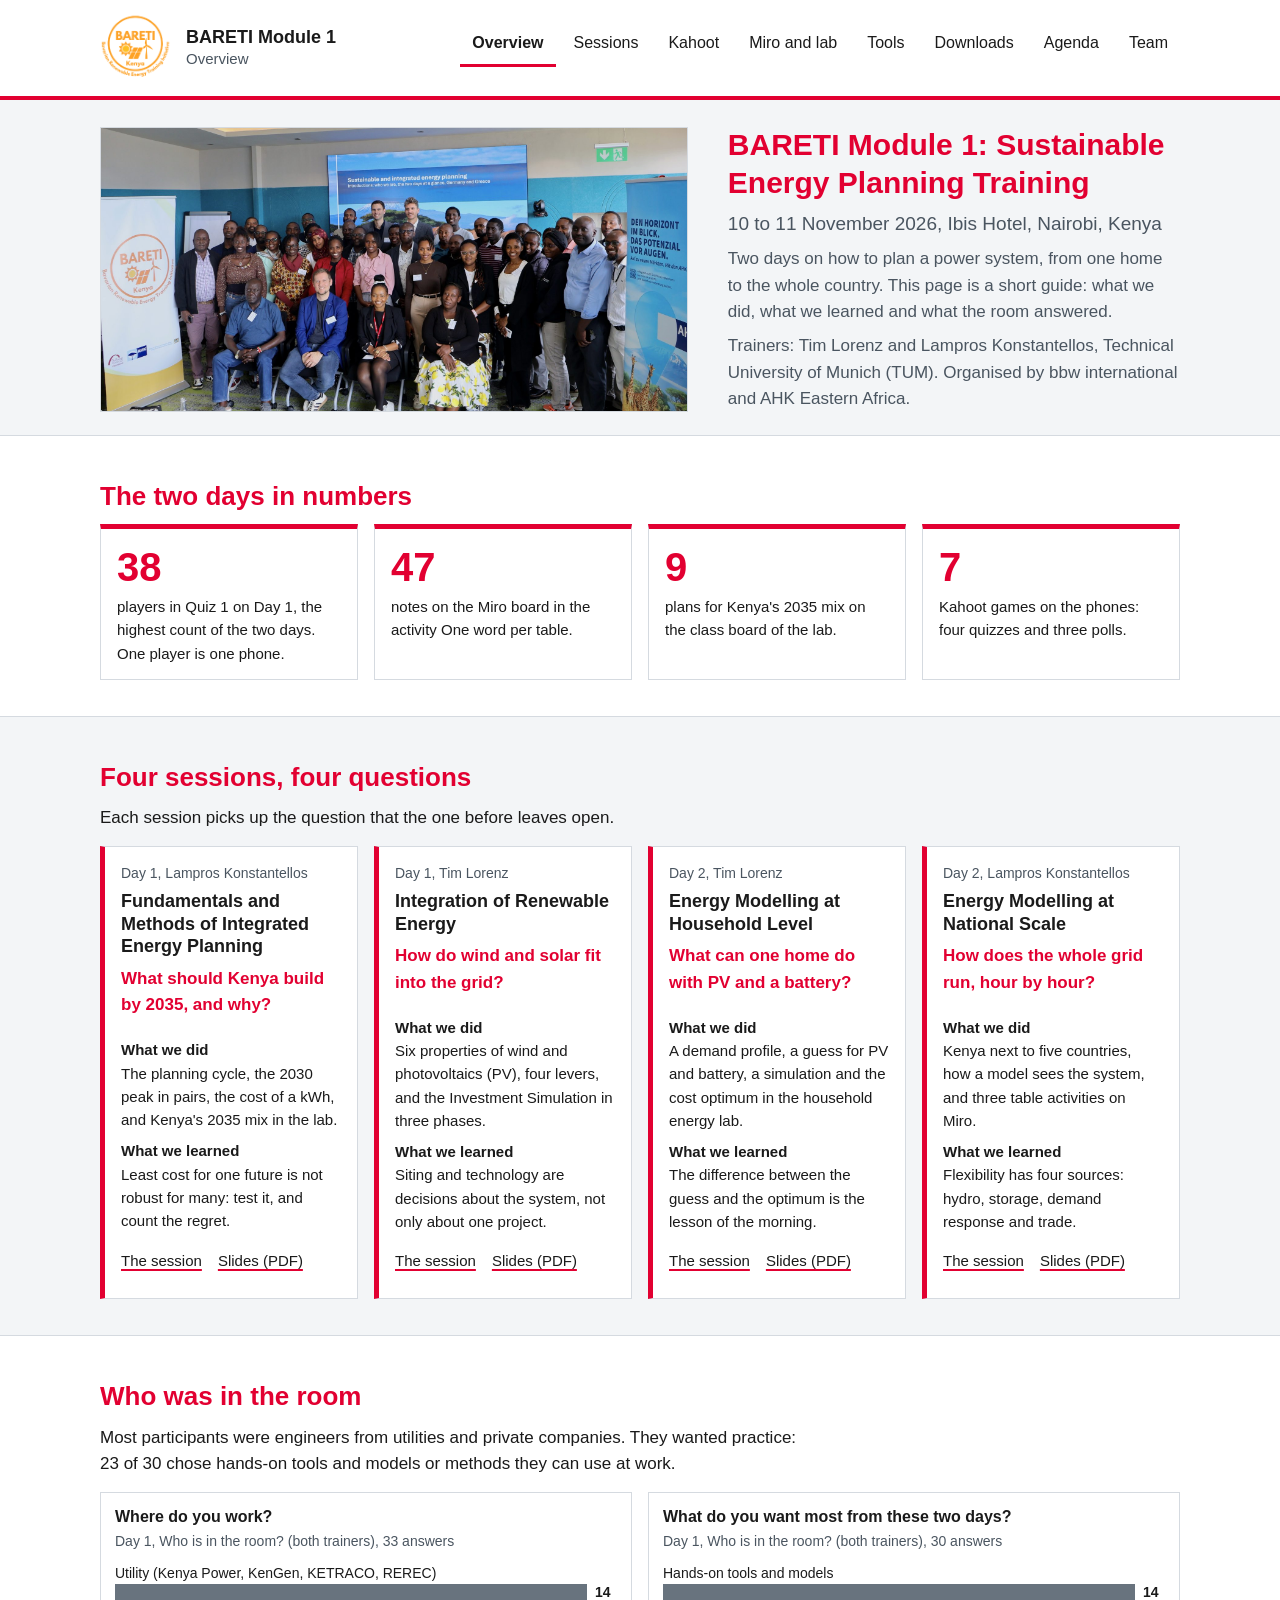
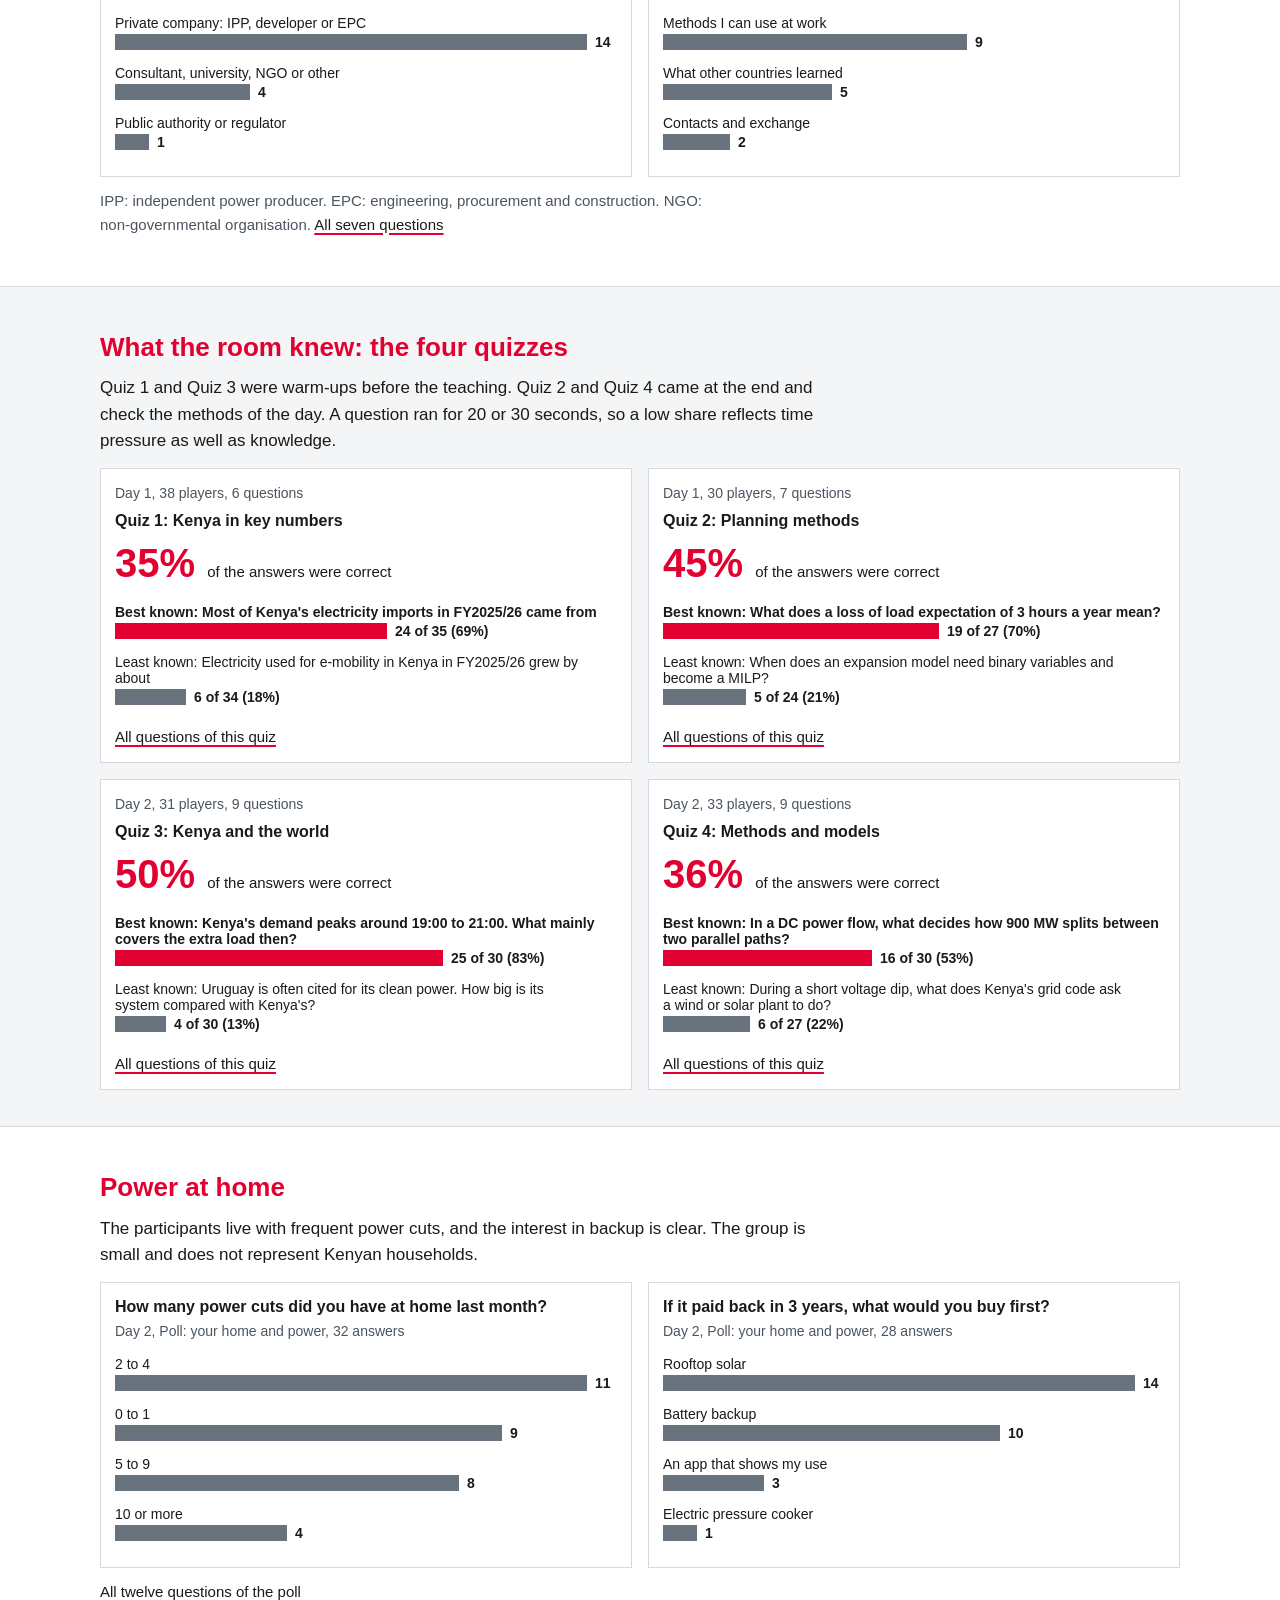
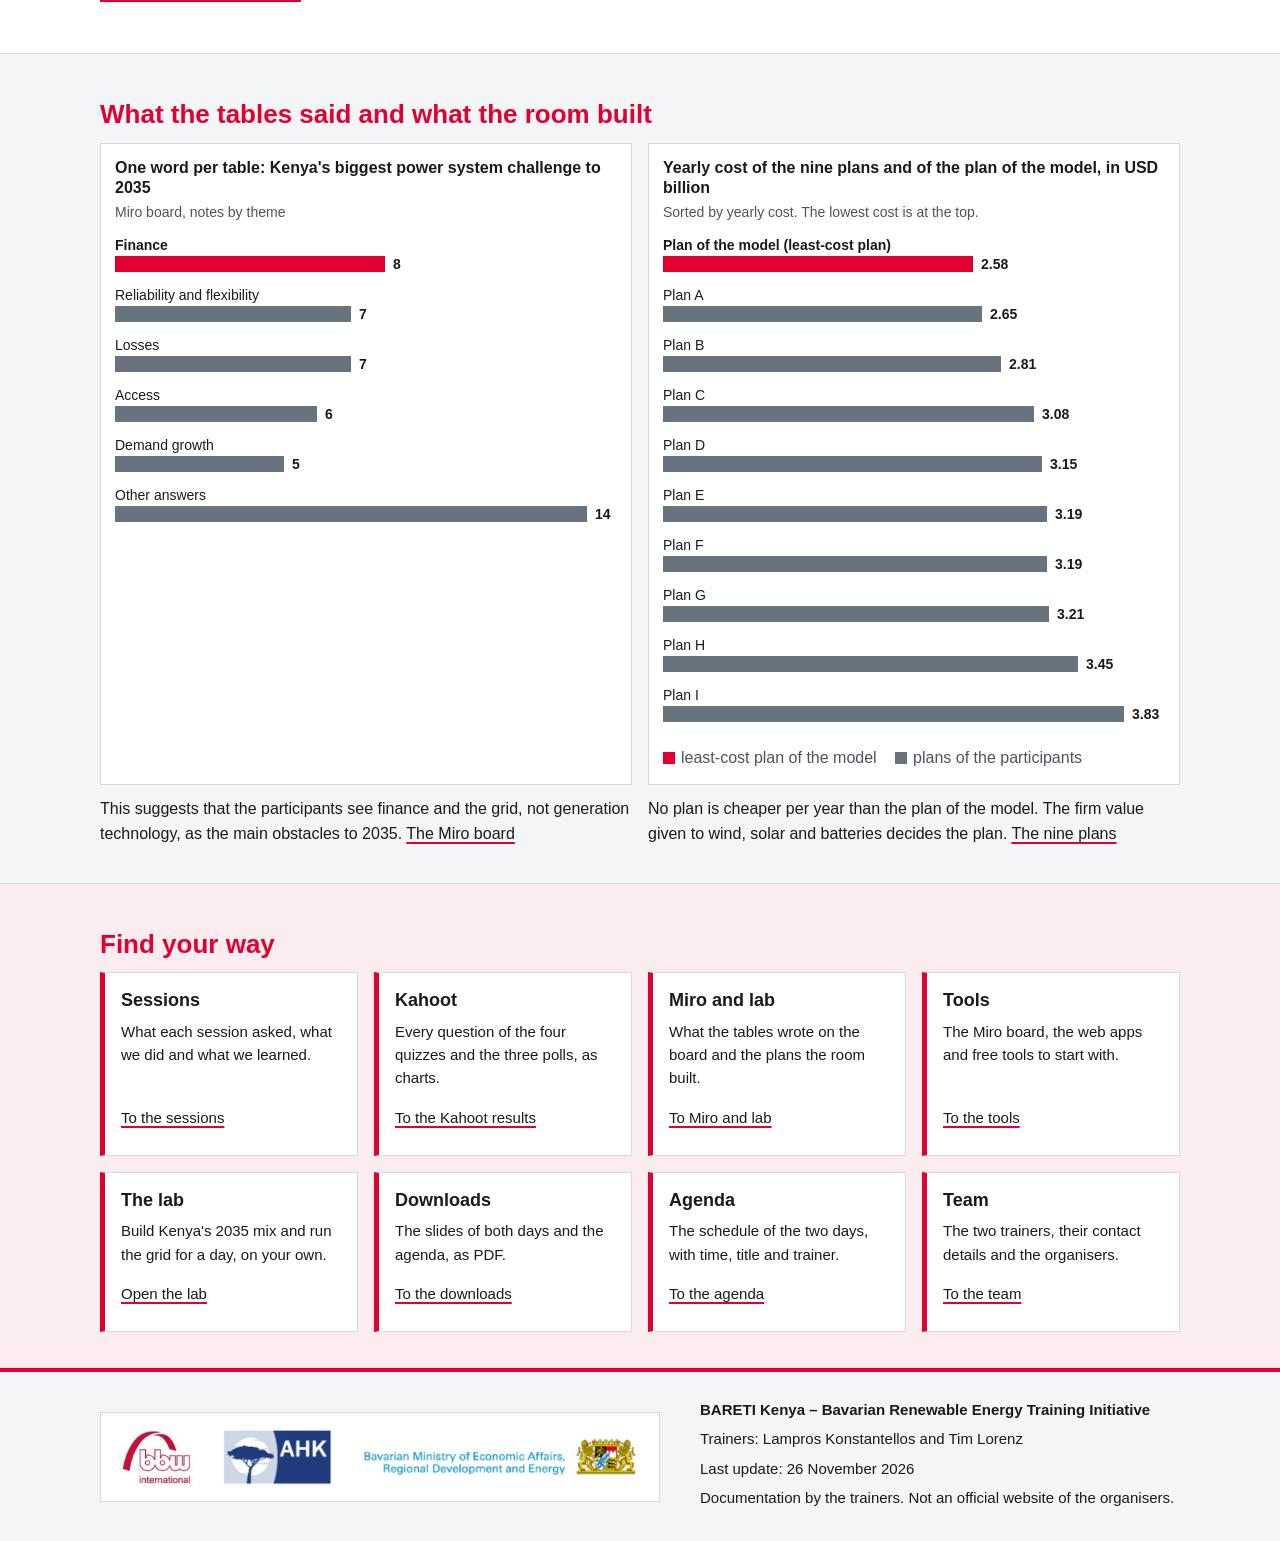
<file: index.html>
<!DOCTYPE html>
<html lang="en">
<head>
<meta charset="utf-8">
<meta name="viewport" content="width=device-width, initial-scale=1">
<title>Overview: BARETI Module 1</title>
<meta name="description" content="A short guide to BARETI Module 1, the Sustainable Energy Planning Training in Nairobi on 10 and 11 November 2026.">
<link rel="icon" type="image/png" href="assets/img/logo-bareti.png">
<link rel="stylesheet" href="assets/css/style.css">
</head>
<body>
<a class="skip" href="#main">Skip to the content</a>
<header class="site-header">
<div class="wrap">
<a class="brand" href="index.html">
<img src="assets/img/logo-bareti.png" width="72" height="72" alt="BARETI Kenya logo">
<span class="brand-text"><span class="brand-name">BARETI Module 1</span><span class="brand-page">Overview</span></span>
</a>
<nav class="site-nav" aria-label="Main">
<ul><li><a href="index.html" aria-current="page">Overview</a></li><li><a href="sessions.html">Sessions</a></li><li><a href="kahoot.html">Kahoot</a></li><li><a href="miro-and-lab.html">Miro and lab</a></li><li><a href="tools.html">Tools</a></li><li><a href="downloads.html">Downloads</a></li><li><a href="agenda.html">Agenda</a></li><li><a href="team.html">Team</a></li></ul>
</nav>
</div>
</header>
<div class="page-title home"><div class="wrap intro">
<img src="assets/img/group-photo-nairobi-november-2026.jpg" width="1920" height="929" alt="The participants and the two trainers of BARETI Module 1 in the training room in Nairobi, next to the BARETI banner">
<div>
<h1 data-text="site.title">BARETI Module 1: Sustainable Energy Planning Training</h1>
<p class="lead"><span data-text="site.dates">10 to 11 November 2026</span>, <span data-text="site.place">Ibis Hotel, Nairobi, Kenya</span></p>
<p>Two days on how to plan a power system, from one home to the whole country. This page is a short guide: what we did, what we learned and what the room answered.</p>
<p>Trainers: Tim Lorenz and Lampros Konstantellos, Technical University of Munich (TUM). Organised by bbw international and AHK Eastern Africa.</p>
</div>
</div></div>
<main id="main">
<section id="numbers"><div class="wrap">
<h2>The two days in numbers</h2>
<ul class="keys">
<li><span class="num" data-find="7,Quiz 1: Kenya in key numbers,3" data-part="number">38</span><span class="lab">players in Quiz 1 on Day 1, the highest count of the two days. One player is one phone.</span></li>
<li><span class="num" data-find="7,One word per table,3" data-part="number">47</span><span class="lab">notes on the Miro board in the activity One word per table.</span></li>
<li><span class="num" data-find="7,Build Kenya's 2035 mix,3" data-part="number">9</span><span class="lab">plans for Kenya's 2035 mix on the class board of the lab.</span></li>
<li><span class="num" data-count="games">7</span><span class="lab">Kahoot games on the phones: four quizzes and three polls.</span></li>
</ul>
</div></section><section id="sessions" class="greyband"><div class="wrap">
<h2>Four sessions, four questions</h2>
<p>Each session picks up the question that the one before leaves open.</p>
<ul class="cards c4">
<li class="card"><p class="when">Day 1, Lampros Konstantellos</p><h3>Fundamentals and Methods of Integrated Energy Planning</h3><p class="question">What should Kenya build by 2035, and why?</p><dl><dt>What we did</dt><dd>The planning cycle, the 2030 peak in pairs, the cost of a kWh, and Kenya's 2035 mix in the lab.</dd><dt>What we learned</dt><dd>Least cost for one future is not robust for many: test it, and count the regret.</dd></dl><p class="more"><a href="sessions.html#planning">The session</a><a href="downloads/BARETI_Module1_Day1_Slides.pdf">Slides (PDF)</a></p></li><li class="card"><p class="when">Day 1, Tim Lorenz</p><h3>Integration of Renewable Energy</h3><p class="question">How do wind and solar fit into the grid?</p><dl><dt>What we did</dt><dd>Six properties of wind and photovoltaics (PV), four levers, and the Investment Simulation in three phases.</dd><dt>What we learned</dt><dd>Siting and technology are decisions about the system, not only about one project.</dd></dl><p class="more"><a href="sessions.html#integration">The session</a><a href="downloads/BARETI_Module1_Day1_Slides.pdf">Slides (PDF)</a></p></li><li class="card"><p class="when">Day 2, Tim Lorenz</p><h3>Energy Modelling at Household Level</h3><p class="question">What can one home do with PV and a battery?</p><dl><dt>What we did</dt><dd>A demand profile, a guess for PV and battery, a simulation and the cost optimum in the household energy lab.</dd><dt>What we learned</dt><dd>The difference between the guess and the optimum is the lesson of the morning.</dd></dl><p class="more"><a href="sessions.html#household">The session</a><a href="downloads/BARETI_Module1_Day2_Slides.pdf">Slides (PDF)</a></p></li><li class="card"><p class="when">Day 2, Lampros Konstantellos</p><h3>Energy Modelling at National Scale</h3><p class="question">How does the whole grid run, hour by hour?</p><dl><dt>What we did</dt><dd>Kenya next to five countries, how a model sees the system, and three table activities on Miro.</dd><dt>What we learned</dt><dd>Flexibility has four sources: hydro, storage, demand response and trade.</dd></dl><p class="more"><a href="sessions.html#national">The session</a><a href="downloads/BARETI_Module1_Day2_Slides.pdf">Slides (PDF)</a></p></li>
</ul>
</div></section><section id="room"><div class="wrap">
<h2>Who was in the room</h2>
<p>Most participants were engineers from utilities and private companies. They wanted practice: 23 of 30 chose hands-on tools and models or methods they can use at work.</p>
<div class="charts"><div data-question="room,3"></div><div data-question="room,7"></div></div>
<p class="note" style="margin-top:12px">IPP: independent power producer. EPC: engineering, procurement and construction. NGO: non-governmental organisation. <a href="kahoot.html#poll-room">All seven questions</a></p>
</div></section><section id="quizzes" class="greyband"><div class="wrap">
<h2>What the room knew: the four quizzes</h2>
<p>Quiz 1 and Quiz 3 were warm-ups before the teaching. Quiz 2 and Quiz 4 came at the end and check the methods of the day. A question ran for 20 or 30 seconds, so a low share reflects time pressure as well as knowledge.</p>
<div data-quiz-tiles></div>
</div></section><section id="home"><div class="wrap">
<h2>Power at home</h2>
<p>The participants live with frequent power cuts, and the interest in backup is clear. The group is small and does not represent Kenyan households.</p>
<div class="charts"><div data-question="poll,2"></div><div data-question="poll,10"></div></div>
<p class="note" style="margin-top:12px"><a href="kahoot.html#poll-home">All twelve questions of the poll</a></p>
</div></section><section id="tables" class="greyband"><div class="wrap">
<h2>What the tables said and what the room built</h2>
<div class="charts">
<div class="pair"><div data-tablechart="13,0,1" data-title="One word per table: Kenya's biggest power system challenge to 2035" data-meta="Miro board, notes by theme"></div>
<p>This suggests that the participants see finance and the grid, not generation technology, as the main obstacles to 2035. <a href="miro-and-lab.html#miro">The Miro board</a></p></div>
<div class="pair"><div data-labchart data-half></div>
<p>No plan is cheaper per year than the plan of the model. The firm value given to wind, solar and batteries decides the plan. <a href="miro-and-lab.html#lab">The nine plans</a></p></div>
</div>
</div></section><section id="map" class="band"><div class="wrap">
<h2>Find your way</h2>
<ul class="cards c4 map">
<li class="card"><h3>Sessions</h3><p>What each session asked, what we did and what we learned.</p><p class="more"><a href="sessions.html">To the sessions</a></p></li>
<li class="card"><h3>Kahoot</h3><p>Every question of the four quizzes and the three polls, as charts.</p><p class="more"><a href="kahoot.html">To the Kahoot results</a></p></li>
<li class="card"><h3>Miro and lab</h3><p>What the tables wrote on the board and the plans the room built.</p><p class="more"><a href="miro-and-lab.html">To Miro and lab</a></p></li>
<li class="card"><h3>Tools</h3><p>The Miro board, the web apps and free tools to start with.</p><p class="more"><a href="tools.html">To the tools</a></p></li>
<li class="card"><h3>The lab</h3><p>Build Kenya's 2035 mix and run the grid for a day, on your own.</p><p class="more"><a data-href="links.kenya_power_planning_lab" rel="noopener">Open the lab</a></p></li>
<li class="card"><h3>Downloads</h3><p>The slides of both days and the agenda, as PDF.</p><p class="more"><a href="downloads.html">To the downloads</a></p></li>
<li class="card"><h3>Agenda</h3><p>The schedule of the two days, with time, title and trainer.</p><p class="more"><a href="agenda.html">To the agenda</a></p></li>
<li class="card"><h3>Team</h3><p>The two trainers, their contact details and the organisers.</p><p class="more"><a href="team.html">To the team</a></p></li>
</ul>
</div></section>
</main>
<footer class="site-footer">
<div class="wrap">
<div class="logos">
<img src="assets/img/logo-bbw-international.png" width="142" height="112" alt="Logo of bbw international">
<img src="assets/img/logo-ahk.png" width="236" height="125" alt="Logo of AHK, the Delegation of German Industry and Commerce">
<img class="wide" src="assets/img/logo-bavarian-ministry.png" width="400" height="65" alt="Logo of the Bavarian Ministry of Economic Affairs, Regional Development and Energy">
</div>
<div>
<p class="prog" data-text="site.programme">BARETI Kenya – Bavarian Renewable Energy Training Initiative</p>
<p>Trainers: <span data-trainer-names>Lampros Konstantellos and Tim Lorenz</span></p>
<p>Last update: <span data-text="site.last_update" data-date>26 November 2026</span></p>
<p data-text="site.footer_note">Documentation by the trainers. Not an official website of the organisers.</p>
</div>
</div>
</footer>
<noscript><p class="wrap">The tables and charts of this site are built with JavaScript from the files in the folder data. Please switch JavaScript on to see them.</p></noscript>
<script src="data/data.js"></script>
<script src="assets/js/site.js"></script>
</body>
</html>
</file>
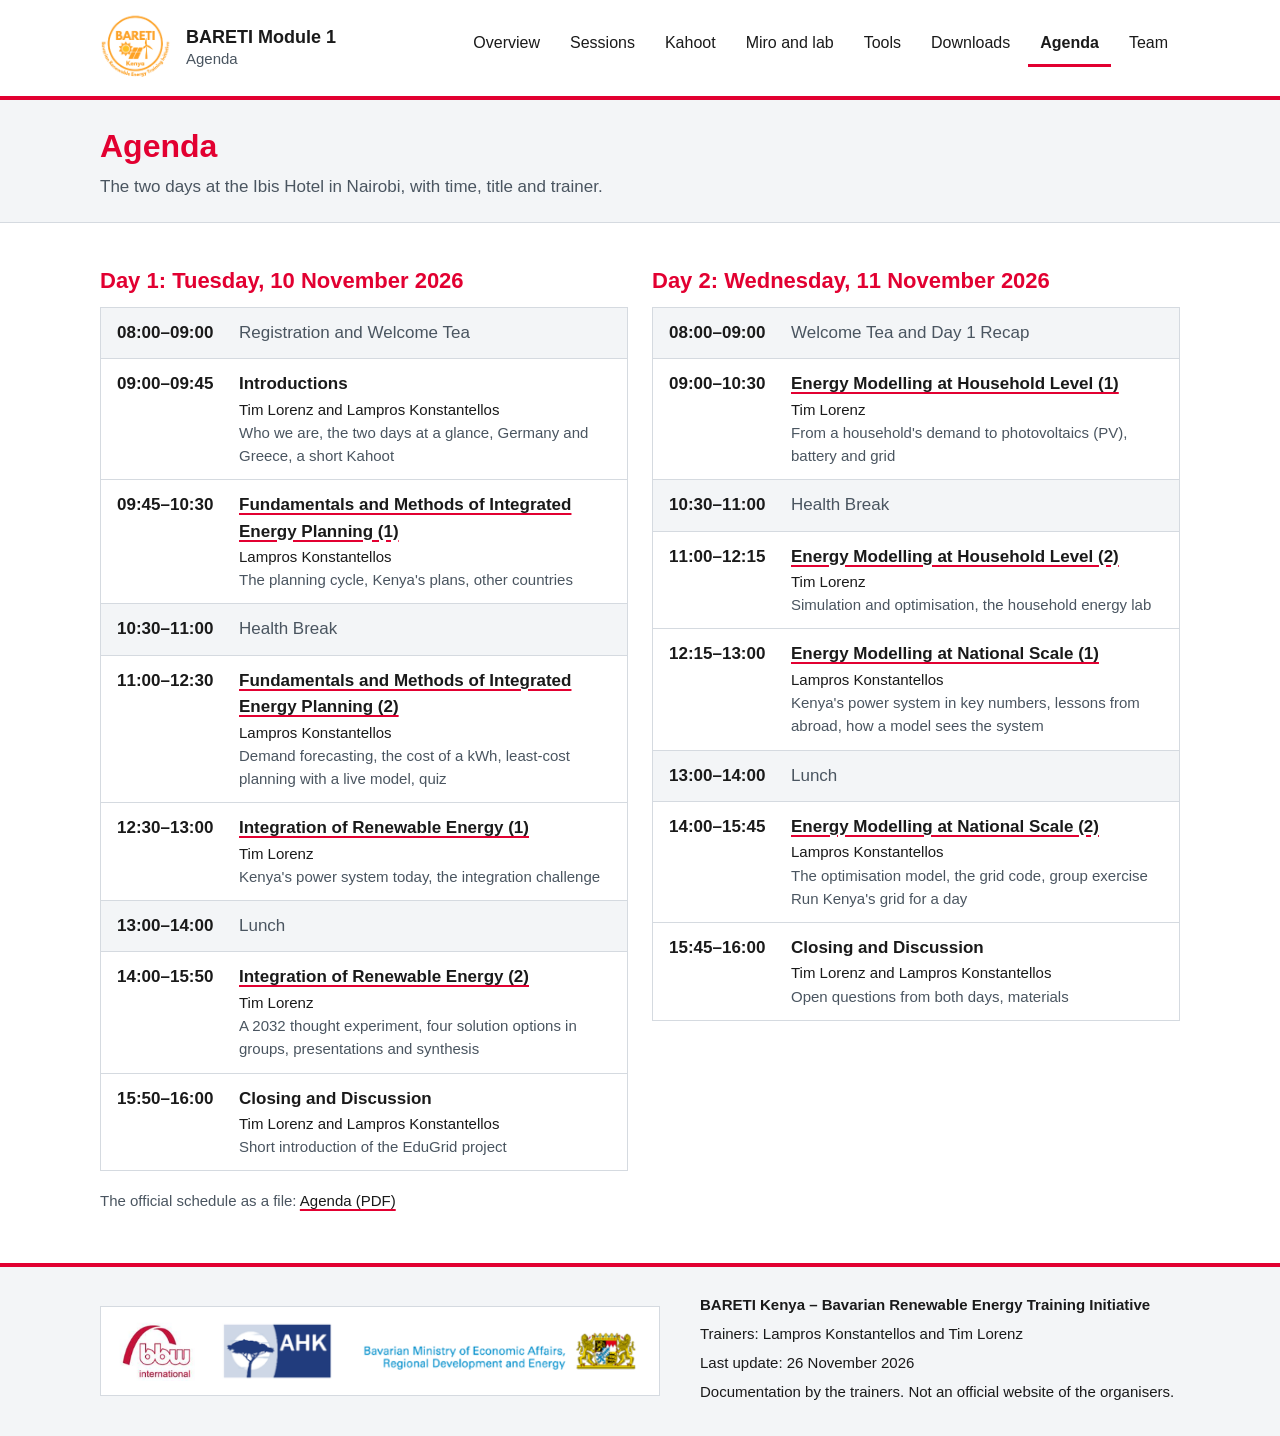
<file: agenda.html>
<!DOCTYPE html>
<html lang="en">
<head>
<meta charset="utf-8">
<meta name="viewport" content="width=device-width, initial-scale=1">
<title>Agenda: BARETI Module 1</title>
<meta name="description" content="The two days at the Ibis Hotel in Nairobi, with time, title and trainer.">
<link rel="icon" type="image/png" href="assets/img/logo-bareti.png">
<link rel="stylesheet" href="assets/css/style.css">
</head>
<body>
<a class="skip" href="#main">Skip to the content</a>
<header class="site-header">
<div class="wrap">
<a class="brand" href="index.html">
<img src="assets/img/logo-bareti.png" width="72" height="72" alt="BARETI Kenya logo">
<span class="brand-text"><span class="brand-name">BARETI Module 1</span><span class="brand-page">Agenda</span></span>
</a>
<nav class="site-nav" aria-label="Main">
<ul><li><a href="index.html">Overview</a></li><li><a href="sessions.html">Sessions</a></li><li><a href="kahoot.html">Kahoot</a></li><li><a href="miro-and-lab.html">Miro and lab</a></li><li><a href="tools.html">Tools</a></li><li><a href="downloads.html">Downloads</a></li><li><a href="agenda.html" aria-current="page">Agenda</a></li><li><a href="team.html">Team</a></li></ul>
</nav>
</div>
</header>
<div class="page-title"><div class="wrap"><h1>Agenda</h1><p>The two days at the Ibis Hotel in Nairobi, with time, title and trainer.</p></div></div>
<main id="main">
<section id="schedule"><div class="wrap"><div class="two days"><div class="day"><h2>Day 1: Tuesday, 10 November 2026</h2><ol class="timeline"><li class="break"><span class="time">08:00–09:00</span><span class="what"><strong>Registration and Welcome Tea</strong></span></li><li><span class="time">09:00–09:45</span><span class="what"><strong>Introductions</strong><span class="who">Tim Lorenz and Lampros Konstantellos</span><span class="about">Who we are, the two days at a glance, Germany and Greece, a short Kahoot</span></span></li><li><span class="time">09:45–10:30</span><span class="what"><strong><a href="sessions.html#planning">Fundamentals and Methods of Integrated Energy Planning (1)</a></strong><span class="who">Lampros Konstantellos</span><span class="about">The planning cycle, Kenya's plans, other countries</span></span></li><li class="break"><span class="time">10:30–11:00</span><span class="what"><strong>Health Break</strong></span></li><li><span class="time">11:00–12:30</span><span class="what"><strong><a href="sessions.html#planning">Fundamentals and Methods of Integrated Energy Planning (2)</a></strong><span class="who">Lampros Konstantellos</span><span class="about">Demand forecasting, the cost of a kWh, least-cost planning with a live model, quiz</span></span></li><li><span class="time">12:30–13:00</span><span class="what"><strong><a href="sessions.html#integration">Integration of Renewable Energy (1)</a></strong><span class="who">Tim Lorenz</span><span class="about">Kenya's power system today, the integration challenge</span></span></li><li class="break"><span class="time">13:00–14:00</span><span class="what"><strong>Lunch</strong></span></li><li><span class="time">14:00–15:50</span><span class="what"><strong><a href="sessions.html#integration">Integration of Renewable Energy (2)</a></strong><span class="who">Tim Lorenz</span><span class="about">A 2032 thought experiment, four solution options in groups, presentations and synthesis</span></span></li><li><span class="time">15:50–16:00</span><span class="what"><strong>Closing and Discussion</strong><span class="who">Tim Lorenz and Lampros Konstantellos</span><span class="about">Short introduction of the EduGrid project</span></span></li></ol></div><div class="day"><h2>Day 2: Wednesday, 11 November 2026</h2><ol class="timeline"><li class="break"><span class="time">08:00–09:00</span><span class="what"><strong>Welcome Tea and Day 1 Recap</strong></span></li><li><span class="time">09:00–10:30</span><span class="what"><strong><a href="sessions.html#household">Energy Modelling at Household Level (1)</a></strong><span class="who">Tim Lorenz</span><span class="about">From a household's demand to photovoltaics (PV), battery and grid</span></span></li><li class="break"><span class="time">10:30–11:00</span><span class="what"><strong>Health Break</strong></span></li><li><span class="time">11:00–12:15</span><span class="what"><strong><a href="sessions.html#household">Energy Modelling at Household Level (2)</a></strong><span class="who">Tim Lorenz</span><span class="about">Simulation and optimisation, the household energy lab</span></span></li><li><span class="time">12:15–13:00</span><span class="what"><strong><a href="sessions.html#national">Energy Modelling at National Scale (1)</a></strong><span class="who">Lampros Konstantellos</span><span class="about">Kenya's power system in key numbers, lessons from abroad, how a model sees the system</span></span></li><li class="break"><span class="time">13:00–14:00</span><span class="what"><strong>Lunch</strong></span></li><li><span class="time">14:00–15:45</span><span class="what"><strong><a href="sessions.html#national">Energy Modelling at National Scale (2)</a></strong><span class="who">Lampros Konstantellos</span><span class="about">The optimisation model, the grid code, group exercise Run Kenya's grid for a day</span></span></li><li><span class="time">15:45–16:00</span><span class="what"><strong>Closing and Discussion</strong><span class="who">Tim Lorenz and Lampros Konstantellos</span><span class="about">Open questions from both days, materials</span></span></li></ol></div></div>
<p class="note" style="margin-top:18px">The official schedule as a file: <a href="downloads/BARETI_Module1_Agenda.pdf">Agenda (PDF)</a></p>
</div></section>
</main>
<footer class="site-footer">
<div class="wrap">
<div class="logos">
<img src="assets/img/logo-bbw-international.png" width="142" height="112" alt="Logo of bbw international">
<img src="assets/img/logo-ahk.png" width="236" height="125" alt="Logo of AHK, the Delegation of German Industry and Commerce">
<img class="wide" src="assets/img/logo-bavarian-ministry.png" width="400" height="65" alt="Logo of the Bavarian Ministry of Economic Affairs, Regional Development and Energy">
</div>
<div>
<p class="prog" data-text="site.programme">BARETI Kenya – Bavarian Renewable Energy Training Initiative</p>
<p>Trainers: <span data-trainer-names>Lampros Konstantellos and Tim Lorenz</span></p>
<p>Last update: <span data-text="site.last_update" data-date>26 November 2026</span></p>
<p data-text="site.footer_note">Documentation by the trainers. Not an official website of the organisers.</p>
</div>
</div>
</footer>
<noscript><p class="wrap">The tables and charts of this site are built with JavaScript from the files in the folder data. Please switch JavaScript on to see them.</p></noscript>
<script src="data/data.js"></script>
<script src="assets/js/site.js"></script>
</body>
</html>
</file>
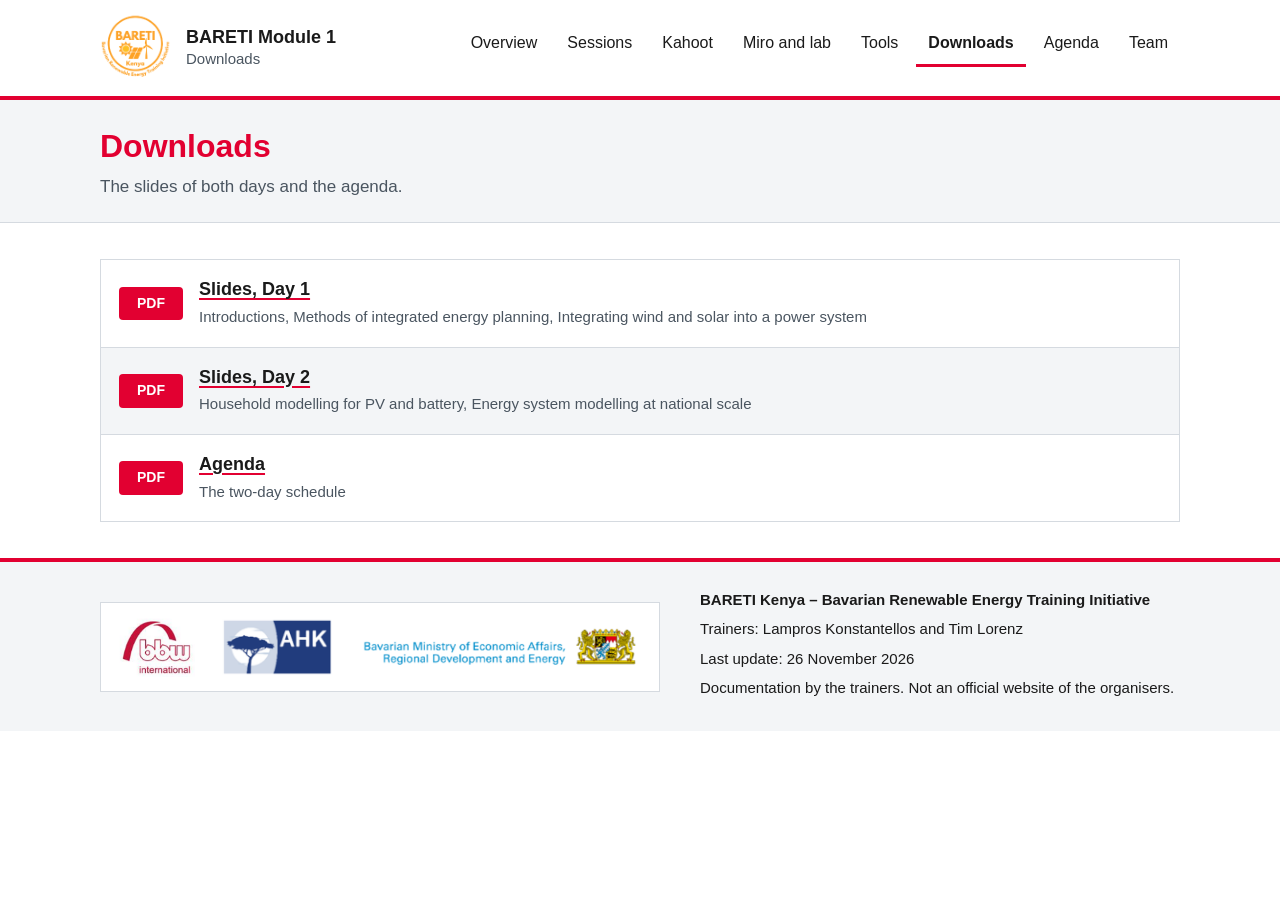
<file: downloads.html>
<!DOCTYPE html>
<html lang="en">
<head>
<meta charset="utf-8">
<meta name="viewport" content="width=device-width, initial-scale=1">
<title>Downloads: BARETI Module 1</title>
<meta name="description" content="The slides of both days and the agenda.">
<link rel="icon" type="image/png" href="assets/img/logo-bareti.png">
<link rel="stylesheet" href="assets/css/style.css">
</head>
<body>
<a class="skip" href="#main">Skip to the content</a>
<header class="site-header">
<div class="wrap">
<a class="brand" href="index.html">
<img src="assets/img/logo-bareti.png" width="72" height="72" alt="BARETI Kenya logo">
<span class="brand-text"><span class="brand-name">BARETI Module 1</span><span class="brand-page">Downloads</span></span>
</a>
<nav class="site-nav" aria-label="Main">
<ul><li><a href="index.html">Overview</a></li><li><a href="sessions.html">Sessions</a></li><li><a href="kahoot.html">Kahoot</a></li><li><a href="miro-and-lab.html">Miro and lab</a></li><li><a href="tools.html">Tools</a></li><li><a href="downloads.html" aria-current="page">Downloads</a></li><li><a href="agenda.html">Agenda</a></li><li><a href="team.html">Team</a></li></ul>
</nav>
</div>
</header>
<div class="page-title"><div class="wrap"><h1>Downloads</h1><p>The slides of both days and the agenda.</p></div></div>
<main id="main">
<section id="files"><div class="wrap">
<div data-downloads></div>
<p data-if-filled="links.onedrive_shared_folder" hidden style="margin-top:16px">The slides in one OneDrive folder: <a data-href="links.onedrive_shared_folder" rel="noopener">open the folder</a></p>
</div></section>
</main>
<footer class="site-footer">
<div class="wrap">
<div class="logos">
<img src="assets/img/logo-bbw-international.png" width="142" height="112" alt="Logo of bbw international">
<img src="assets/img/logo-ahk.png" width="236" height="125" alt="Logo of AHK, the Delegation of German Industry and Commerce">
<img class="wide" src="assets/img/logo-bavarian-ministry.png" width="400" height="65" alt="Logo of the Bavarian Ministry of Economic Affairs, Regional Development and Energy">
</div>
<div>
<p class="prog" data-text="site.programme">BARETI Kenya – Bavarian Renewable Energy Training Initiative</p>
<p>Trainers: <span data-trainer-names>Lampros Konstantellos and Tim Lorenz</span></p>
<p>Last update: <span data-text="site.last_update" data-date>26 November 2026</span></p>
<p data-text="site.footer_note">Documentation by the trainers. Not an official website of the organisers.</p>
</div>
</div>
</footer>
<noscript><p class="wrap">The tables and charts of this site are built with JavaScript from the files in the folder data. Please switch JavaScript on to see them.</p></noscript>
<script src="data/data.js"></script>
<script src="assets/js/site.js"></script>
</body>
</html>
</file>
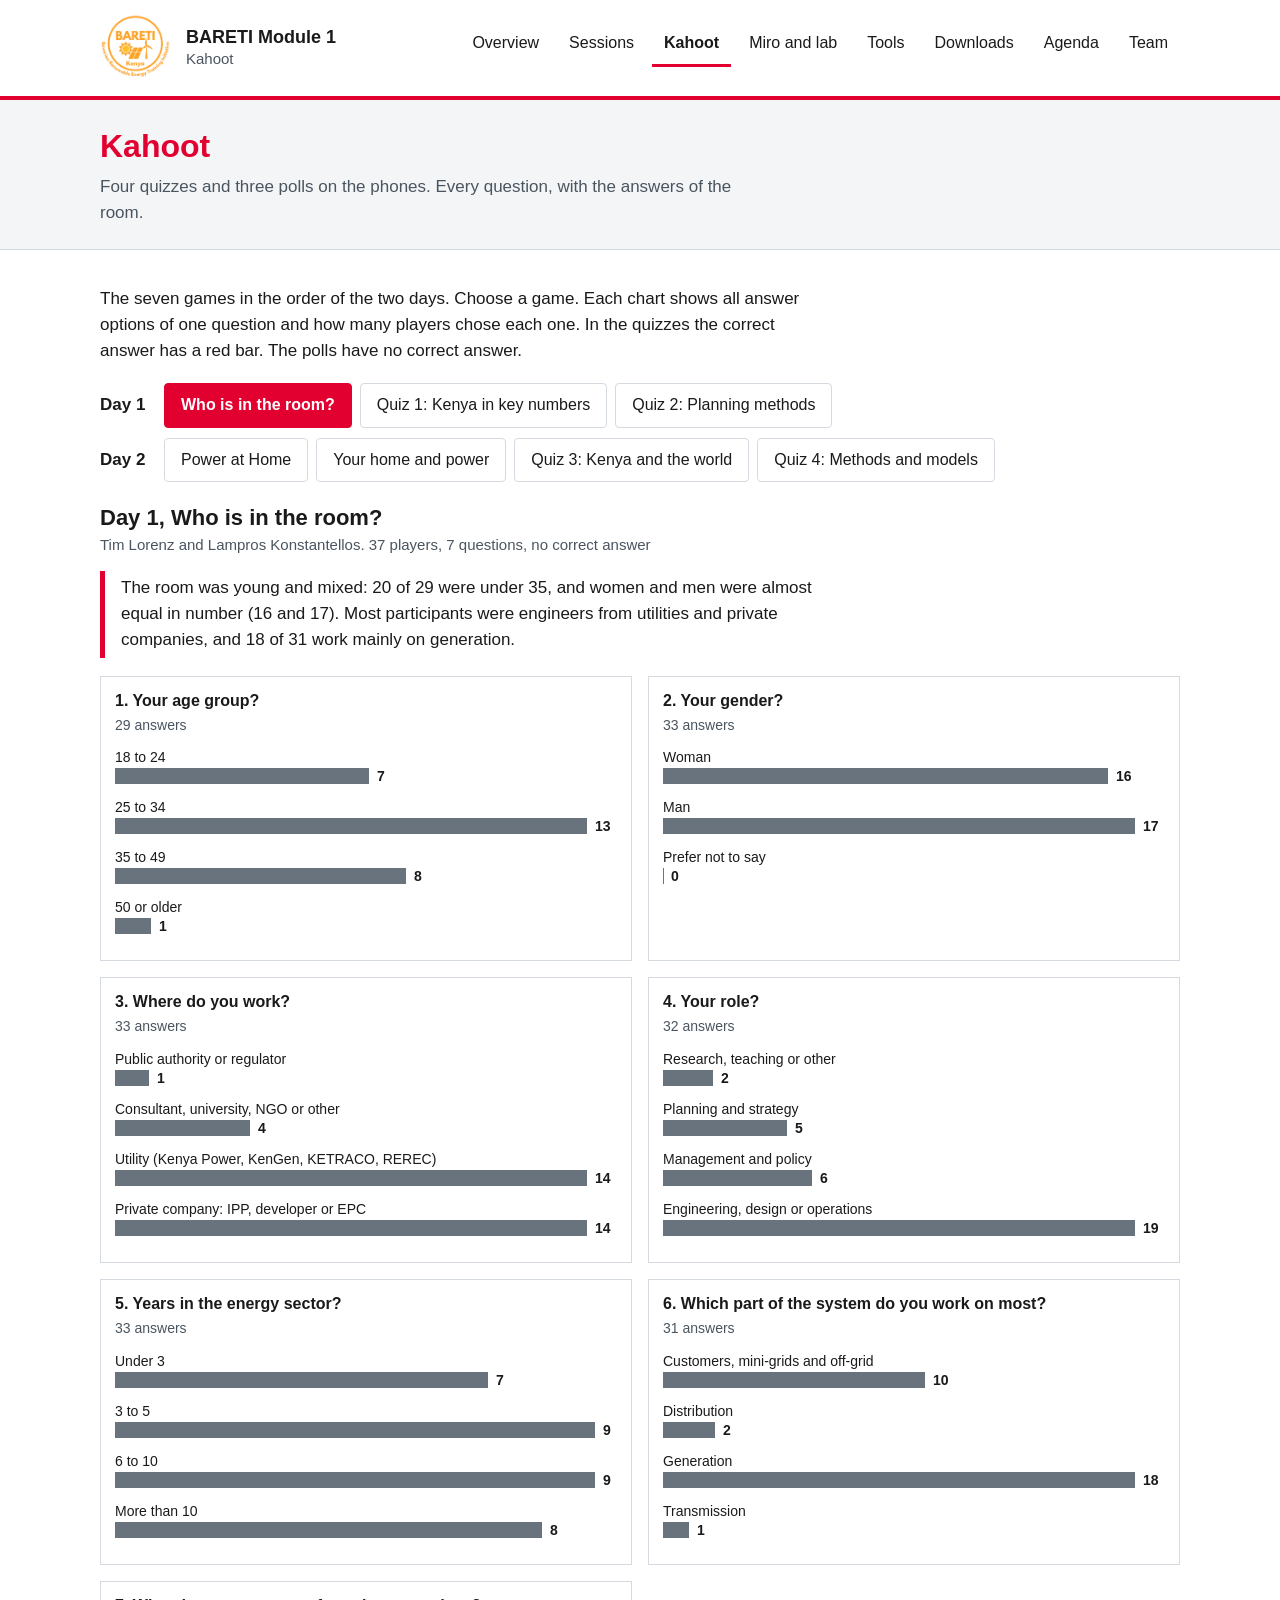
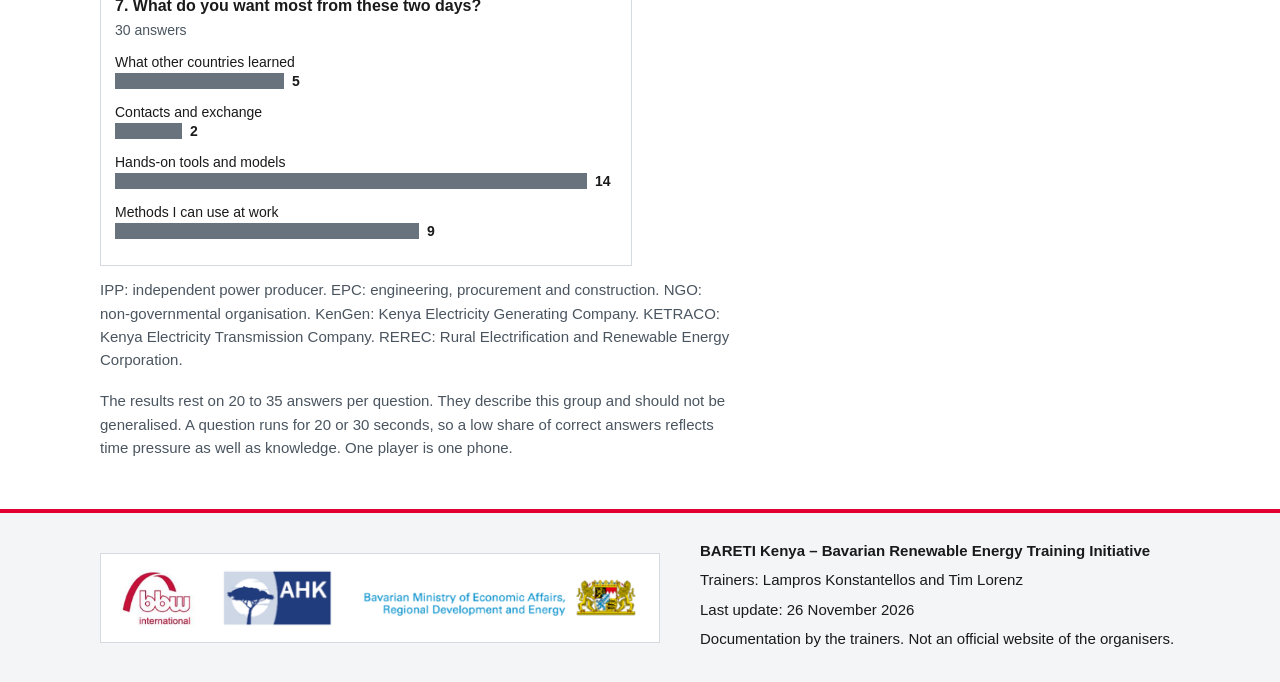
<file: kahoot.html>
<!DOCTYPE html>
<html lang="en">
<head>
<meta charset="utf-8">
<meta name="viewport" content="width=device-width, initial-scale=1">
<title>Kahoot: BARETI Module 1</title>
<meta name="description" content="Four quizzes and three polls on the phones. Every question, with the answers of the room.">
<link rel="icon" type="image/png" href="assets/img/logo-bareti.png">
<link rel="stylesheet" href="assets/css/style.css">
</head>
<body>
<a class="skip" href="#main">Skip to the content</a>
<header class="site-header">
<div class="wrap">
<a class="brand" href="index.html">
<img src="assets/img/logo-bareti.png" width="72" height="72" alt="BARETI Kenya logo">
<span class="brand-text"><span class="brand-name">BARETI Module 1</span><span class="brand-page">Kahoot</span></span>
</a>
<nav class="site-nav" aria-label="Main">
<ul><li><a href="index.html">Overview</a></li><li><a href="sessions.html">Sessions</a></li><li><a href="kahoot.html" aria-current="page">Kahoot</a></li><li><a href="miro-and-lab.html">Miro and lab</a></li><li><a href="tools.html">Tools</a></li><li><a href="downloads.html">Downloads</a></li><li><a href="agenda.html">Agenda</a></li><li><a href="team.html">Team</a></li></ul>
</nav>
</div>
</header>
<div class="page-title"><div class="wrap"><h1>Kahoot</h1><p>Four quizzes and three polls on the phones. Every question, with the answers of the room.</p></div></div>
<main id="main">
<section id="games"><div class="wrap">
<p>The seven games in the order of the two days. Choose a game. Each chart shows all answer options of one question and how many players chose each one. In the quizzes the correct answer has a red bar. The polls have no correct answer.</p>
<div class="tabs" role="tablist" aria-label="Kahoot games"><div class="tabrow"><span class="tabday">Day 1</span><button type="button" class="tab" role="tab" id="tab-poll-room" data-tab="poll-room" aria-controls="poll-room">Who is in the room?</button><button type="button" class="tab" role="tab" id="tab-quiz-1" data-tab="quiz-1" aria-controls="quiz-1">Quiz 1: Kenya in key numbers</button><button type="button" class="tab" role="tab" id="tab-quiz-2" data-tab="quiz-2" aria-controls="quiz-2">Quiz 2: Planning methods</button></div><div class="tabrow"><span class="tabday">Day 2</span><button type="button" class="tab" role="tab" id="tab-poll-power-at-home" data-tab="poll-power-at-home" aria-controls="poll-power-at-home">Power at Home</button><button type="button" class="tab" role="tab" id="tab-poll-home" data-tab="poll-home" aria-controls="poll-home">Your home and power</button><button type="button" class="tab" role="tab" id="tab-quiz-3" data-tab="quiz-3" aria-controls="quiz-3">Quiz 3: Kenya and the world</button><button type="button" class="tab" role="tab" id="tab-quiz-4" data-tab="quiz-4" aria-controls="quiz-4">Quiz 4: Methods and models</button></div></div><div class="tabpanel" id="poll-room" role="tabpanel" tabindex="0" aria-labelledby="tab-poll-room"><h3 class="gametitle" data-game-summary="room">room</h3><p class="finding">The room was young and mixed: 20 of 29 were under 35, and women and men were almost equal in number (16 and 17). Most participants were engineers from utilities and private companies, and 18 of 31 work mainly on generation.</p><div data-game="room"></div><p class="note" style="margin-top:12px">IPP: independent power producer. EPC: engineering, procurement and construction. NGO: non-governmental organisation. KenGen: Kenya Electricity Generating Company. KETRACO: Kenya Electricity Transmission Company. REREC: Rural Electrification and Renewable Energy Corporation.</p></div><div class="tabpanel" id="quiz-1" role="tabpanel" tabindex="0" aria-labelledby="tab-quiz-1"><h3 class="gametitle" data-game-summary="q1">q1</h3><p class="finding">The room knew where the imports come from: 24 of 35 named Ethiopia. The exact figures were less known. A discussion about planning needs shared numbers, so the session started from the key numbers, each with its source.</p><div data-game="q1"></div><p class="note" style="margin-top:12px">FY: financial year. HFO: heavy fuel oil. INEP: Integrated National Energy Plan. LCPDP: Least Cost Power Development Plan.</p></div><div class="tabpanel" id="quiz-2" role="tabpanel" tabindex="0" aria-labelledby="tab-quiz-2"><h3 class="gametitle" data-game-summary="q2">q2</h3><p class="finding">Ideas with a clear picture landed. Of 30 answers, 20 identified the end-use method, and 19 of 27 knew what a loss of load expectation of 3 hours a year means. Questions that ask for a transfer were harder.</p><div data-game="q2"></div><p class="note" style="margin-top:12px">GDP: gross domestic product. LCPDP: Least Cost Power Development Plan. LCOE: levelised cost of electricity. MILP: mixed-integer linear program.</p></div><div class="tabpanel" id="poll-power-at-home" role="tabpanel" tabindex="0" aria-labelledby="tab-poll-power-at-home"><h3 class="gametitle" data-game-summary="power_at_home">power_at_home</h3><p class="finding">Blackouts are part of daily life for this group: 22 of 27 had two or more in the last year. The game gave points for speed, so the answers show a tendency and not a survey result.</p><div data-game="power_at_home"></div><p class="note" style="margin-top:12px">PV: photovoltaics.</p></div><div class="tabpanel" id="poll-home" role="tabpanel" tabindex="0" aria-labelledby="tab-poll-home"><h3 class="gametitle" data-game-summary="poll">poll</h3><p class="finding">The participants live with frequent power cuts. Of 32 answers, 23 report two or more cuts in the last month. Most have no backup: 21 of 32 wait until the power returns. The group is small and does not represent Kenyan households.</p><div data-game="poll"></div><p class="note" style="margin-top:12px">LPG: liquefied petroleum gas. KES: Kenyan shilling.</p></div><div class="tabpanel" id="quiz-3" role="tabpanel" tabindex="0" aria-labelledby="tab-quiz-3"><h3 class="gametitle" data-game-summary="q3">q3</h3><p class="finding">The participants know how their system runs over the day. Of 30 answers, 25 named what covers the evening peak, and 20 of 26 knew that spare geothermal steam is vented. Yearly shares and comparisons with other countries were less known.</p><div data-game="q3"></div><p class="note" style="margin-top:12px">FY: financial year. PV: photovoltaics.</p></div><div class="tabpanel" id="quiz-4" role="tabpanel" tabindex="0" aria-labelledby="tab-quiz-4"><h3 class="gametitle" data-game-summary="q4">q4</h3><p class="finding">The vocabulary of models did not settle in one afternoon. Questions 5, 8 and 9 build on the lab exercise of the follow-up material, so they go beyond what the session covered. The best result was the power flow question: 16 of 30 knew that the reactance decides how the flow splits.</p><div data-game="q4"></div><p class="note" style="margin-top:12px">LCPDP: Least Cost Power Development Plan. O and M: operation and maintenance. DC: direct current.</p></div>
<p class="note" style="margin-top:18px">The results rest on 20 to 35 answers per question. They describe this group and should not be generalised. A question runs for 20 or 30 seconds, so a low share of correct answers reflects time pressure as well as knowledge. One player is one phone.</p>
</div></section>
</main>
<footer class="site-footer">
<div class="wrap">
<div class="logos">
<img src="assets/img/logo-bbw-international.png" width="142" height="112" alt="Logo of bbw international">
<img src="assets/img/logo-ahk.png" width="236" height="125" alt="Logo of AHK, the Delegation of German Industry and Commerce">
<img class="wide" src="assets/img/logo-bavarian-ministry.png" width="400" height="65" alt="Logo of the Bavarian Ministry of Economic Affairs, Regional Development and Energy">
</div>
<div>
<p class="prog" data-text="site.programme">BARETI Kenya – Bavarian Renewable Energy Training Initiative</p>
<p>Trainers: <span data-trainer-names>Lampros Konstantellos and Tim Lorenz</span></p>
<p>Last update: <span data-text="site.last_update" data-date>26 November 2026</span></p>
<p data-text="site.footer_note">Documentation by the trainers. Not an official website of the organisers.</p>
</div>
</div>
</footer>
<noscript><p class="wrap">The tables and charts of this site are built with JavaScript from the files in the folder data. Please switch JavaScript on to see them.</p></noscript>
<script src="data/data.js"></script>
<script src="assets/js/site.js"></script>
</body>
</html>
</file>
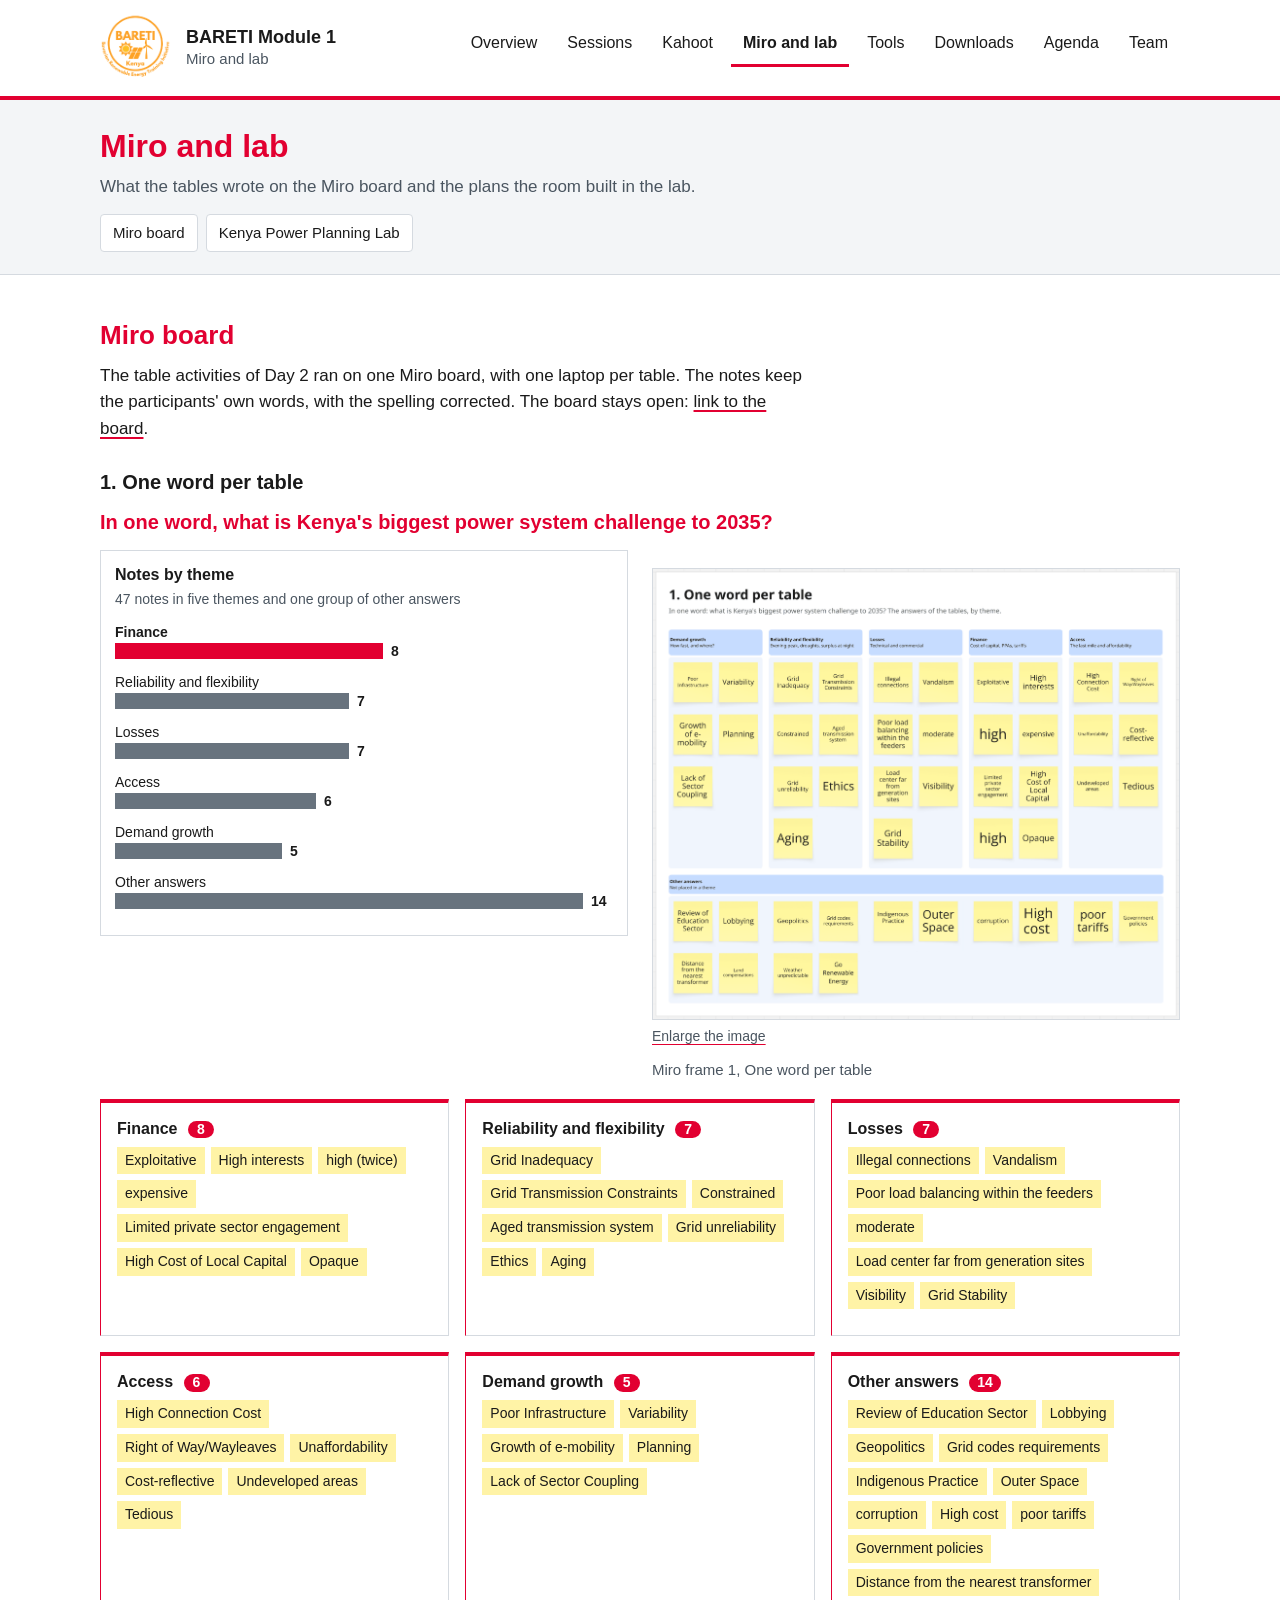
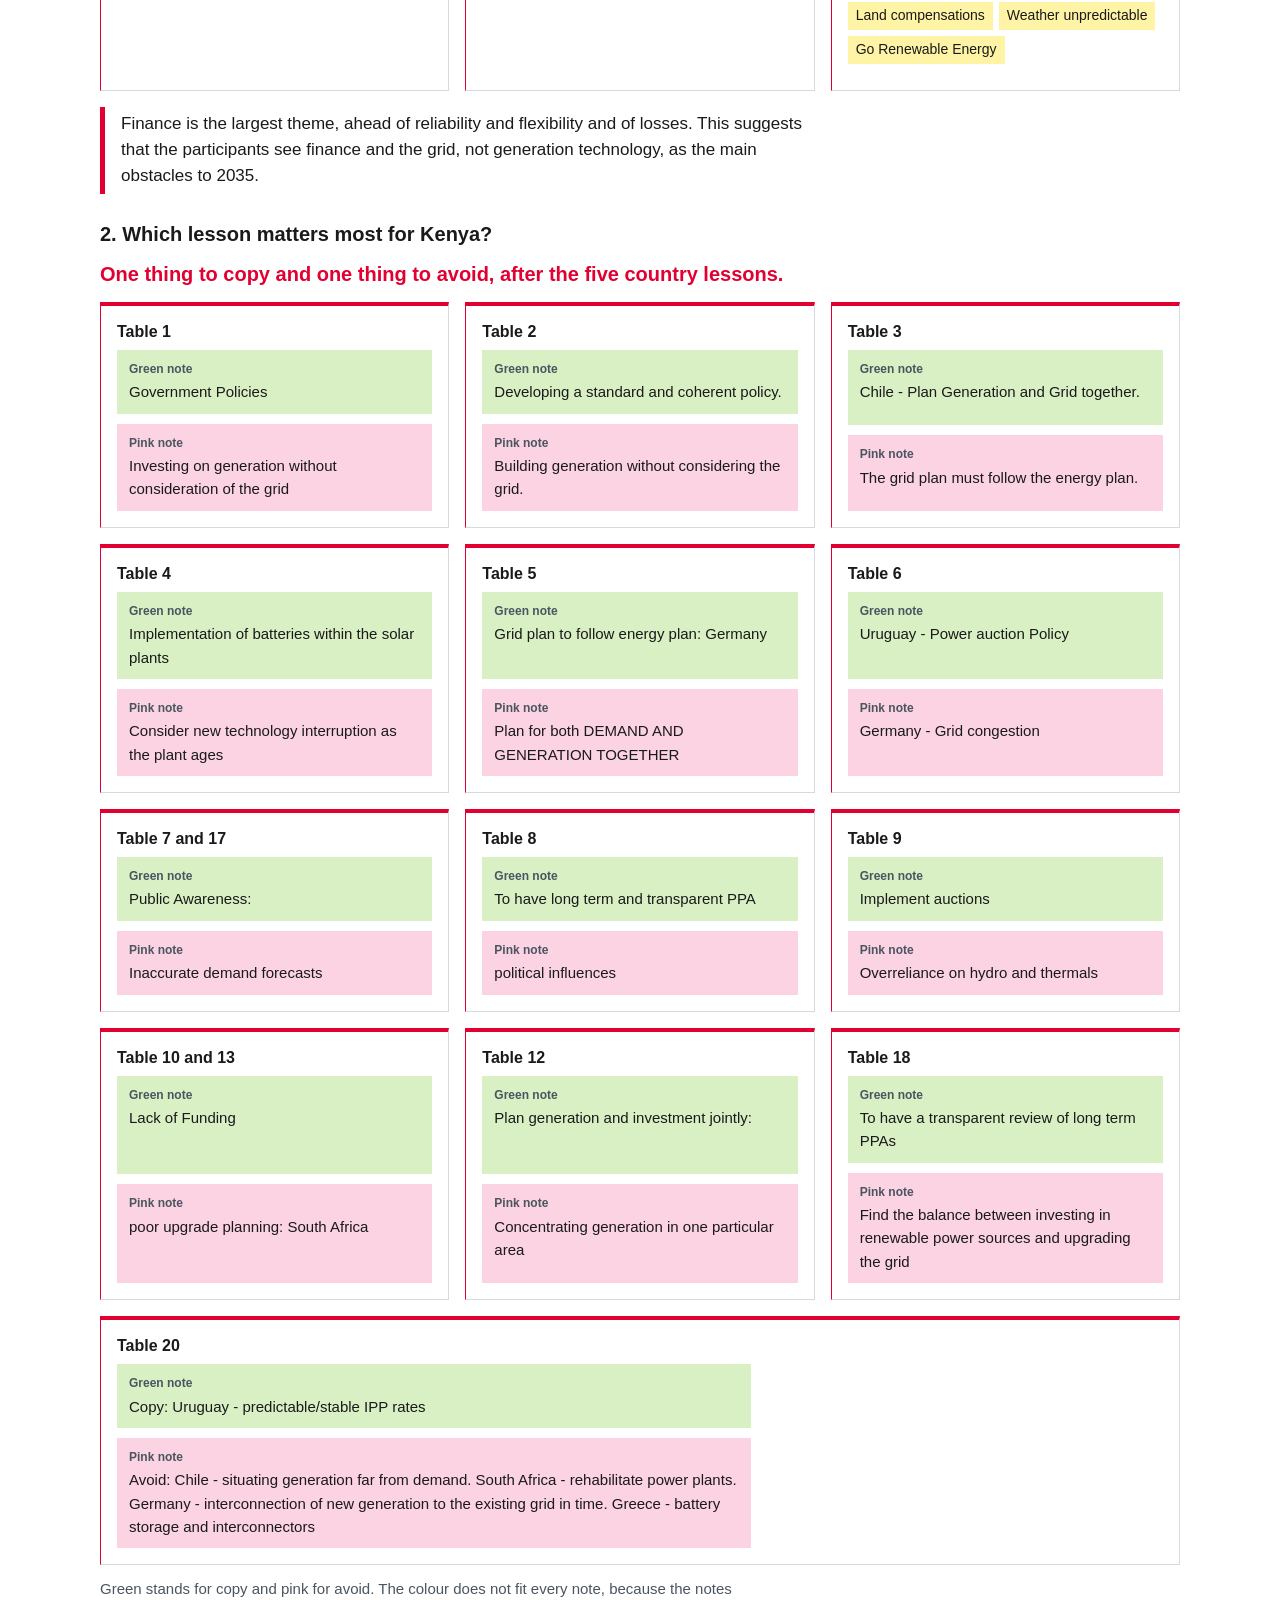
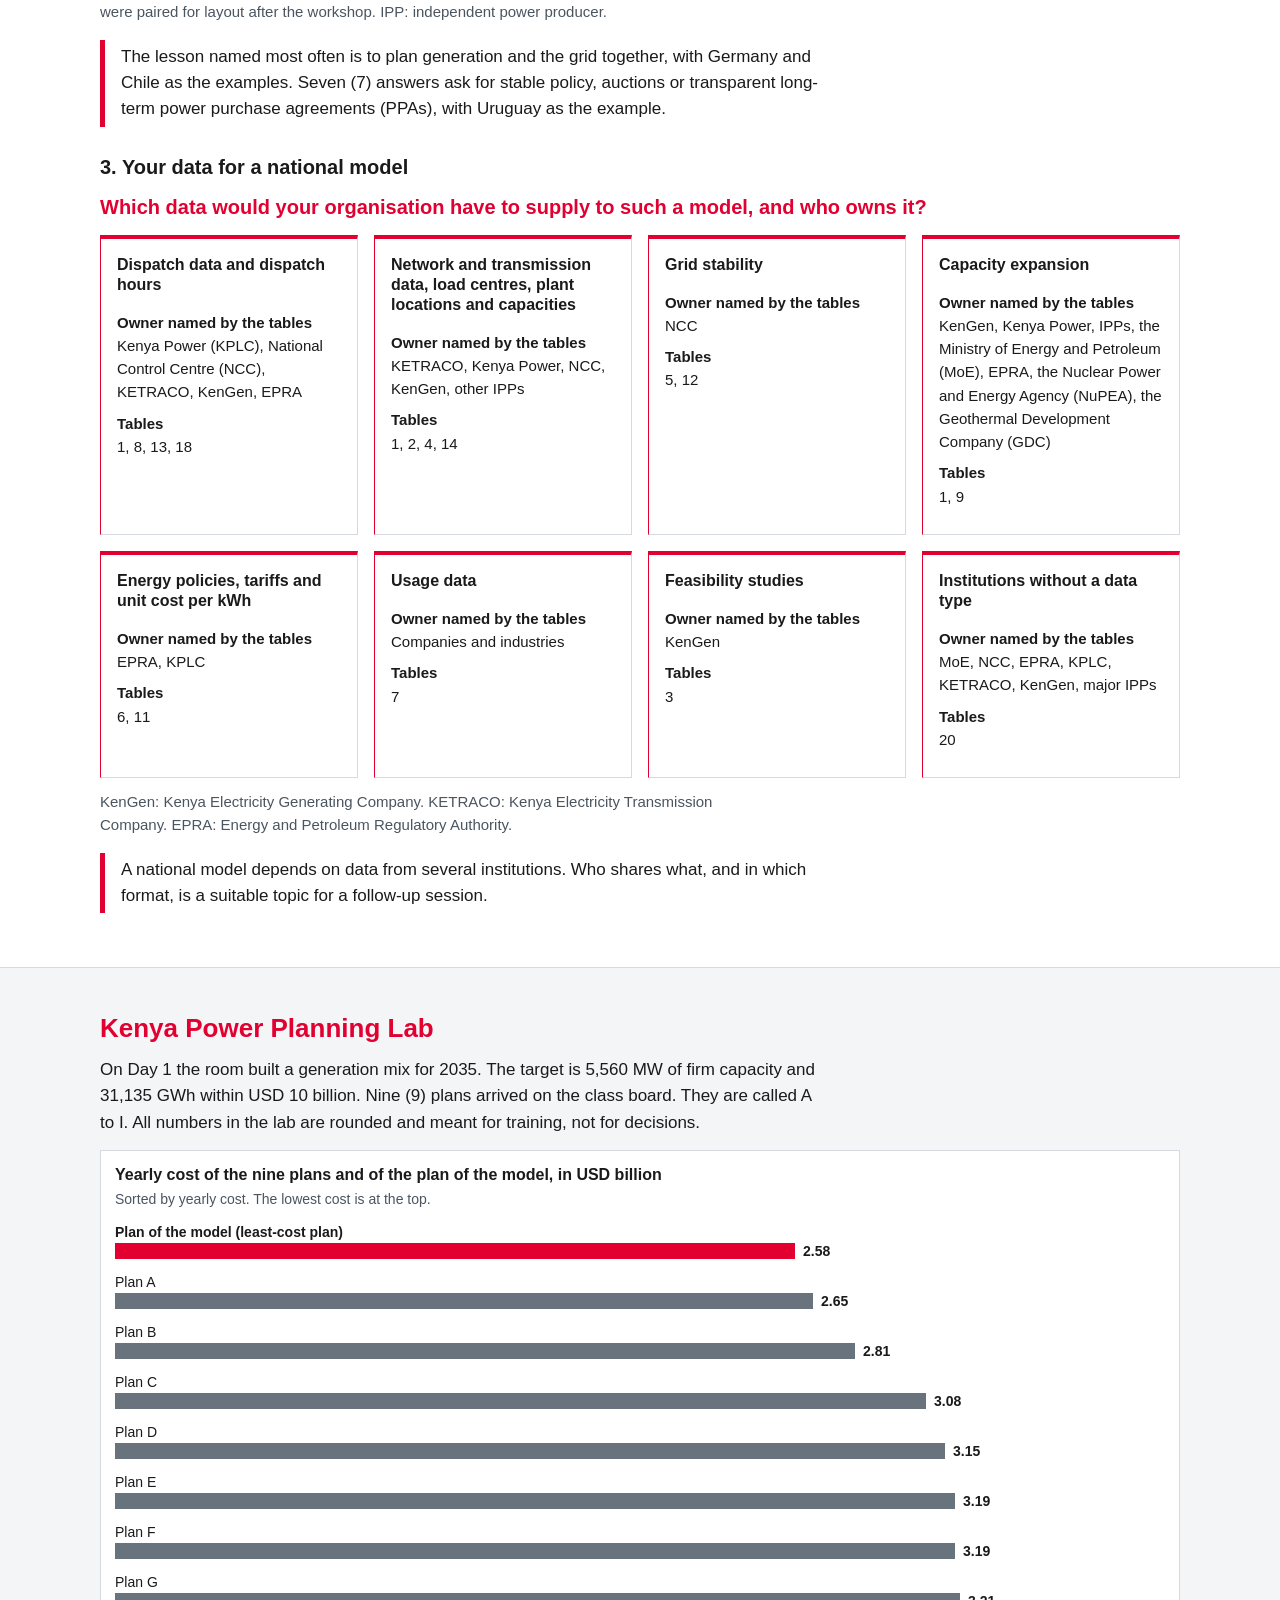
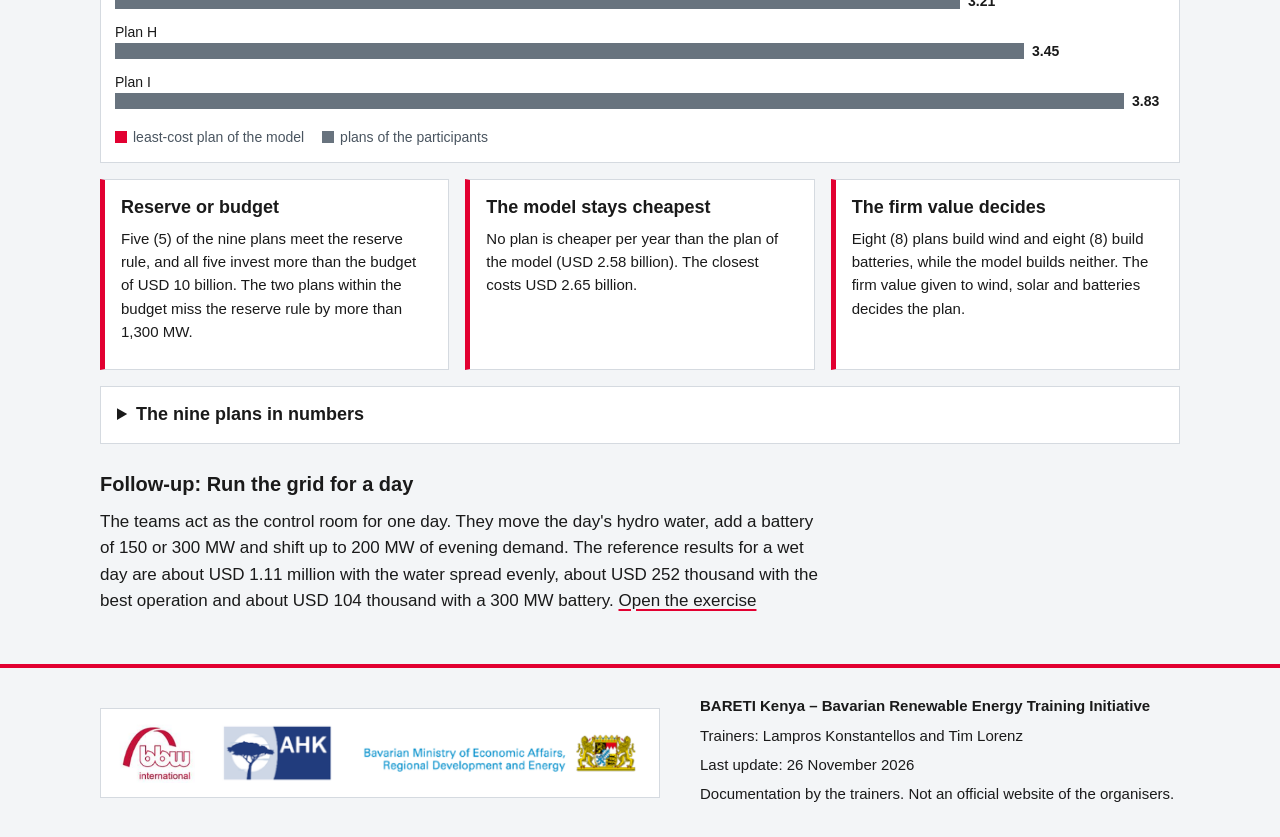
<file: miro-and-lab.html>
<!DOCTYPE html>
<html lang="en">
<head>
<meta charset="utf-8">
<meta name="viewport" content="width=device-width, initial-scale=1">
<title>Miro and lab: BARETI Module 1</title>
<meta name="description" content="What the tables wrote on the Miro board and the plans the room built in the lab.">
<link rel="icon" type="image/png" href="assets/img/logo-bareti.png">
<link rel="stylesheet" href="assets/css/style.css">
</head>
<body>
<a class="skip" href="#main">Skip to the content</a>
<header class="site-header">
<div class="wrap">
<a class="brand" href="index.html">
<img src="assets/img/logo-bareti.png" width="72" height="72" alt="BARETI Kenya logo">
<span class="brand-text"><span class="brand-name">BARETI Module 1</span><span class="brand-page">Miro and lab</span></span>
</a>
<nav class="site-nav" aria-label="Main">
<ul><li><a href="index.html">Overview</a></li><li><a href="sessions.html">Sessions</a></li><li><a href="kahoot.html">Kahoot</a></li><li><a href="miro-and-lab.html" aria-current="page">Miro and lab</a></li><li><a href="tools.html">Tools</a></li><li><a href="downloads.html">Downloads</a></li><li><a href="agenda.html">Agenda</a></li><li><a href="team.html">Team</a></li></ul>
</nav>
</div>
</header>
<div class="page-title"><div class="wrap"><h1>Miro and lab</h1><p>What the tables wrote on the Miro board and the plans the room built in the lab.</p><ul class="toc" aria-label="On this page"><li><a href="#miro">Miro board</a></li><li><a href="#lab">Kenya Power Planning Lab</a></li></ul></div></div>
<main id="main">
<section id="miro"><div class="wrap">
<h2>Miro board</h2>
<p>The table activities of Day 2 ran on one Miro board, with one laptop per table. The notes keep the participants' own words, with the spelling corrected. The board stays open: <a href="tools.html#miro">link to the board</a>.</p>

<h3>1. One word per table</h3>
<p class="question">In one word, what is Kenya's biggest power system challenge to 2035?</p>
<div class="two">
<div data-tablechart="13,0,1" data-title="Notes by theme" data-meta="47 notes in five themes and one group of other answers"></div>
<figure class=""><a class="zoom" href="assets/img/miro-frame-1-one-word-per-table.png" data-title="Miro frame 1, One word per table"><img src="assets/img/miro-frame-1-one-word-per-table.png" width="2161" height="1849" loading="lazy" alt="Miro frame with yellow notes in five columns for the themes demand growth, reliability and flexibility, losses, finance and access, and a row of other answers below"><span>Enlarge the image</span></a><figcaption>Miro frame 1, One word per table</figcaption></figure>
</div>
<div data-chips="13"></div>
<p class="finding">Finance is the largest theme, ahead of reliability and flexibility and of losses. This suggests that the participants see finance and the grid, not generation technology, as the main obstacles to 2035.</p>

<h3>2. Which lesson matters most for Kenya?</h3>
<p class="question">One thing to copy and one thing to avoid, after the five country lessons.</p>
<div data-notes="14"></div>
<p class="note" style="margin-top:12px">Green stands for copy and pink for avoid. The colour does not fit every note, because the notes were paired for layout after the workshop. IPP: independent power producer.</p>
<p class="finding">The lesson named most often is to plan generation and the grid together, with Germany and Chile as the examples. Seven (7) answers ask for stable policy, auctions or transparent long-term power purchase agreements (PPAs), with Uruguay as the example.</p>

<h3>3. Your data for a national model</h3>
<p class="question">Which data would your organisation have to supply to such a model, and who owns it?</p>
<div data-datacards="15"></div>
<p class="note" style="margin-top:12px">KenGen: Kenya Electricity Generating Company. KETRACO: Kenya Electricity Transmission Company. EPRA: Energy and Petroleum Regulatory Authority.</p>
<p class="finding">A national model depends on data from several institutions. Who shares what, and in which format, is a suitable topic for a follow-up session.</p>
</div></section><section id="lab" class="greyband"><div class="wrap">
<h2>Kenya Power Planning Lab</h2>
<p>On Day 1 the room built a generation mix for 2035. The target is 5,560 MW of firm capacity and 31,135 GWh within USD 10 billion. Nine (9) plans arrived on the class board. They are called A to I. All numbers in the lab are rounded and meant for training, not for decisions.</p>
<div data-labchart></div>
<ul class="cards c3" style="margin-top:16px">
<li class="card"><h3>Reserve or budget</h3><p>Five (5) of the nine plans meet the reserve rule, and all five invest more than the budget of USD 10 billion. The two plans within the budget miss the reserve rule by more than 1,300 MW.</p></li>
<li class="card"><h3>The model stays cheapest</h3><p>No plan is cheaper per year than the plan of the model (USD 2.58 billion). The closest costs USD 2.65 billion.</p></li>
<li class="card"><h3>The firm value decides</h3><p>Eight (8) plans build wind and eight (8) build batteries, while the model builds neither. The firm value given to wind, solar and batteries decides the plan.</p></li>
</ul>
<details class="fold" style="margin-top:16px"><summary>The nine plans in numbers</summary><div class="body">
<p class="note">Select a column header to sort.</p>
<div data-table="16" data-class="xwide" data-sortable></div>
</div></details>
<h3>Follow-up: Run the grid for a day</h3>
<p>The teams act as the control room for one day. They move the day's hydro water, add a battery of 150 or 300 MW and shift up to 200 MW of evening demand. The reference results for a wet day are about USD 1.11 million with the water spread evenly, about USD 252 thousand with the best operation and about USD 104 thousand with a 300 MW battery. <a data-href="links.kenya_power_planning_lab_run_the_grid" rel="noopener">Open the exercise</a></p>
</div></section>
</main>
<footer class="site-footer">
<div class="wrap">
<div class="logos">
<img src="assets/img/logo-bbw-international.png" width="142" height="112" alt="Logo of bbw international">
<img src="assets/img/logo-ahk.png" width="236" height="125" alt="Logo of AHK, the Delegation of German Industry and Commerce">
<img class="wide" src="assets/img/logo-bavarian-ministry.png" width="400" height="65" alt="Logo of the Bavarian Ministry of Economic Affairs, Regional Development and Energy">
</div>
<div>
<p class="prog" data-text="site.programme">BARETI Kenya – Bavarian Renewable Energy Training Initiative</p>
<p>Trainers: <span data-trainer-names>Lampros Konstantellos and Tim Lorenz</span></p>
<p>Last update: <span data-text="site.last_update" data-date>26 November 2026</span></p>
<p data-text="site.footer_note">Documentation by the trainers. Not an official website of the organisers.</p>
</div>
</div>
</footer>
<noscript><p class="wrap">The tables and charts of this site are built with JavaScript from the files in the folder data. Please switch JavaScript on to see them.</p></noscript>
<script src="data/data.js"></script>
<script src="assets/js/site.js"></script>
</body>
</html>
</file>
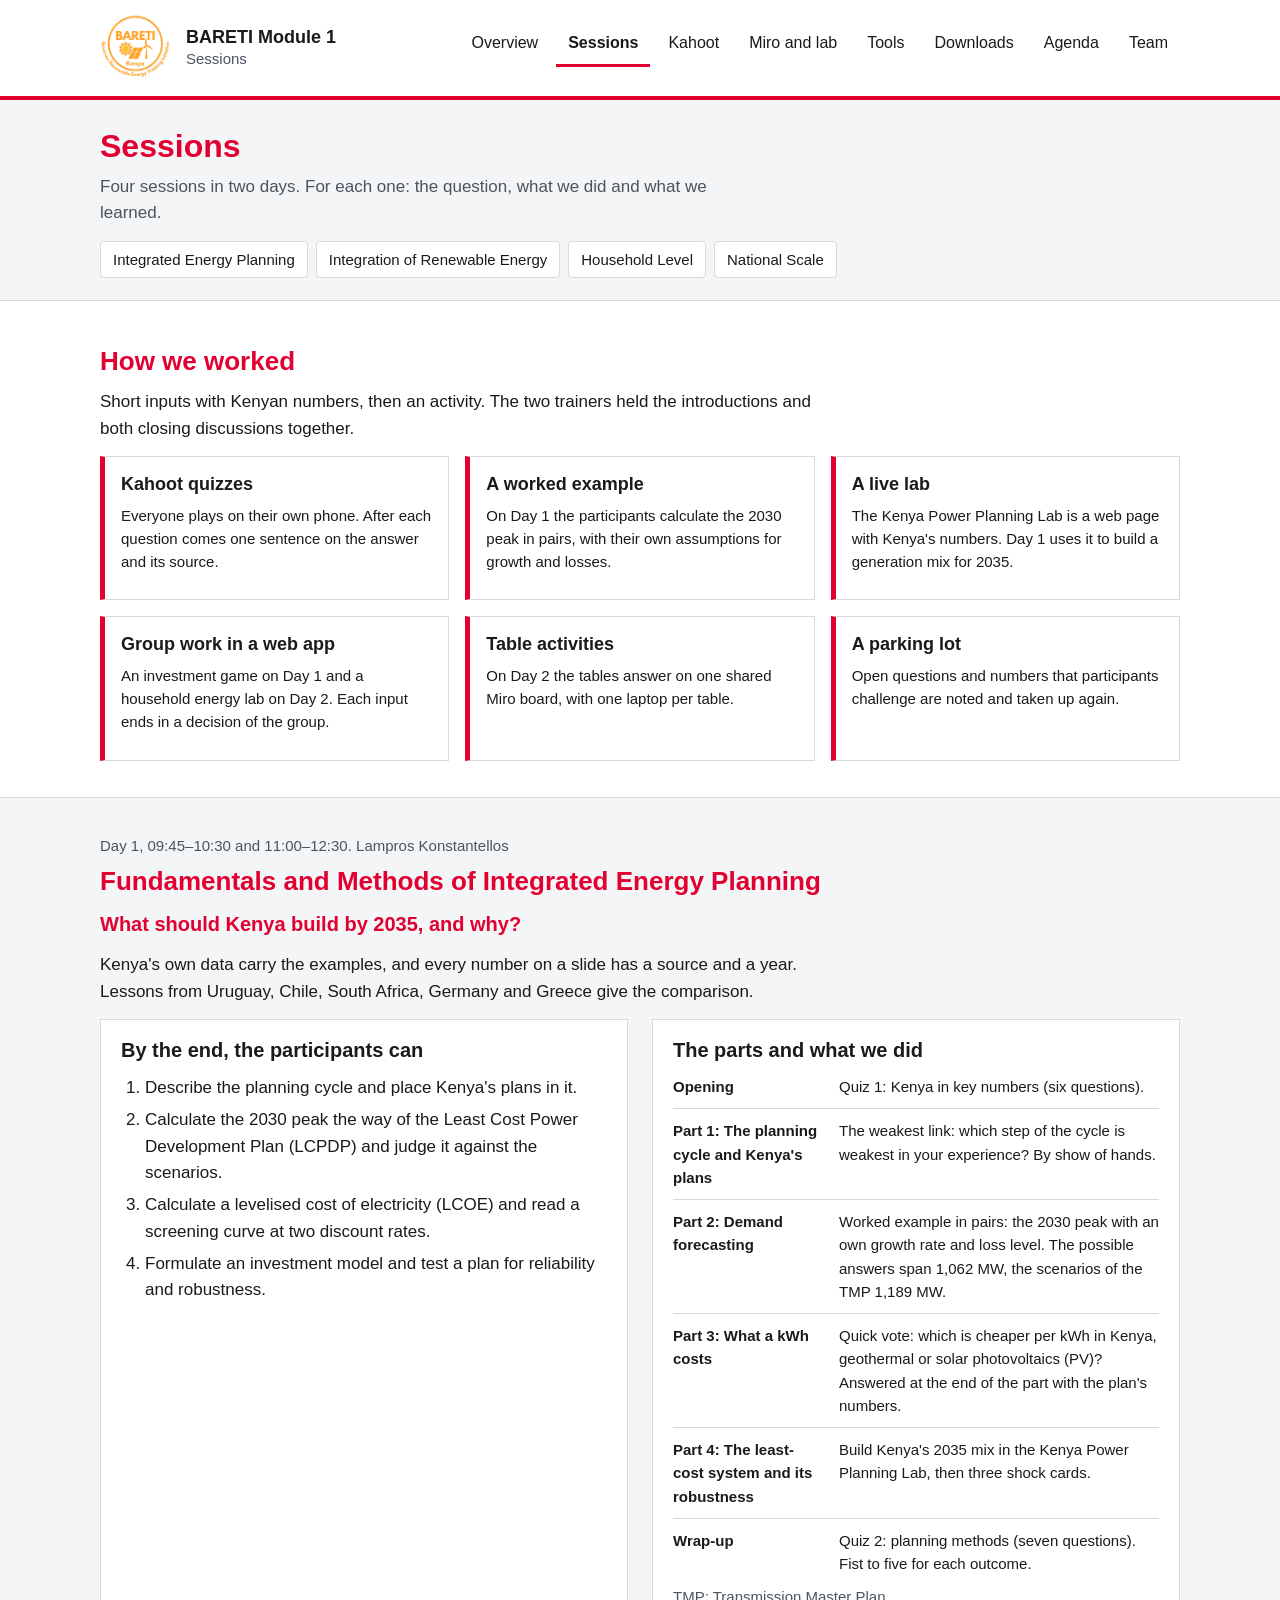
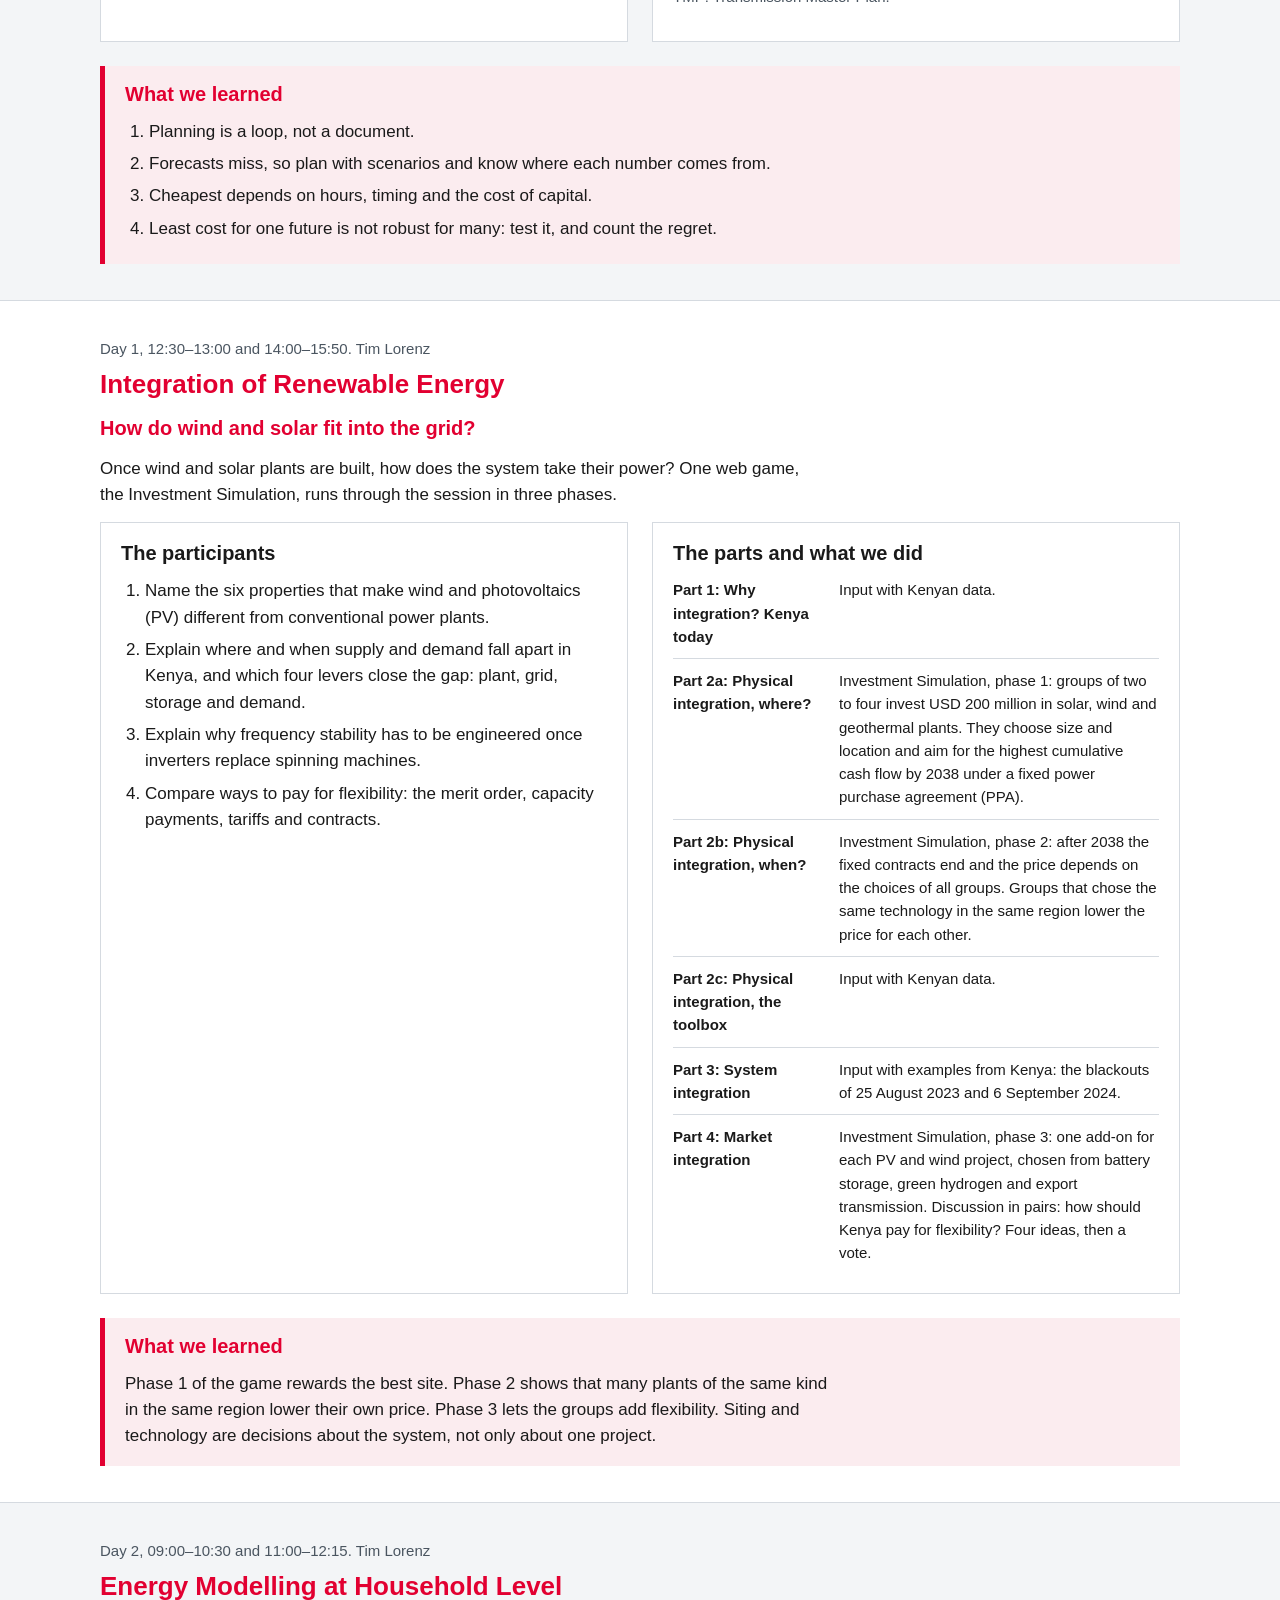
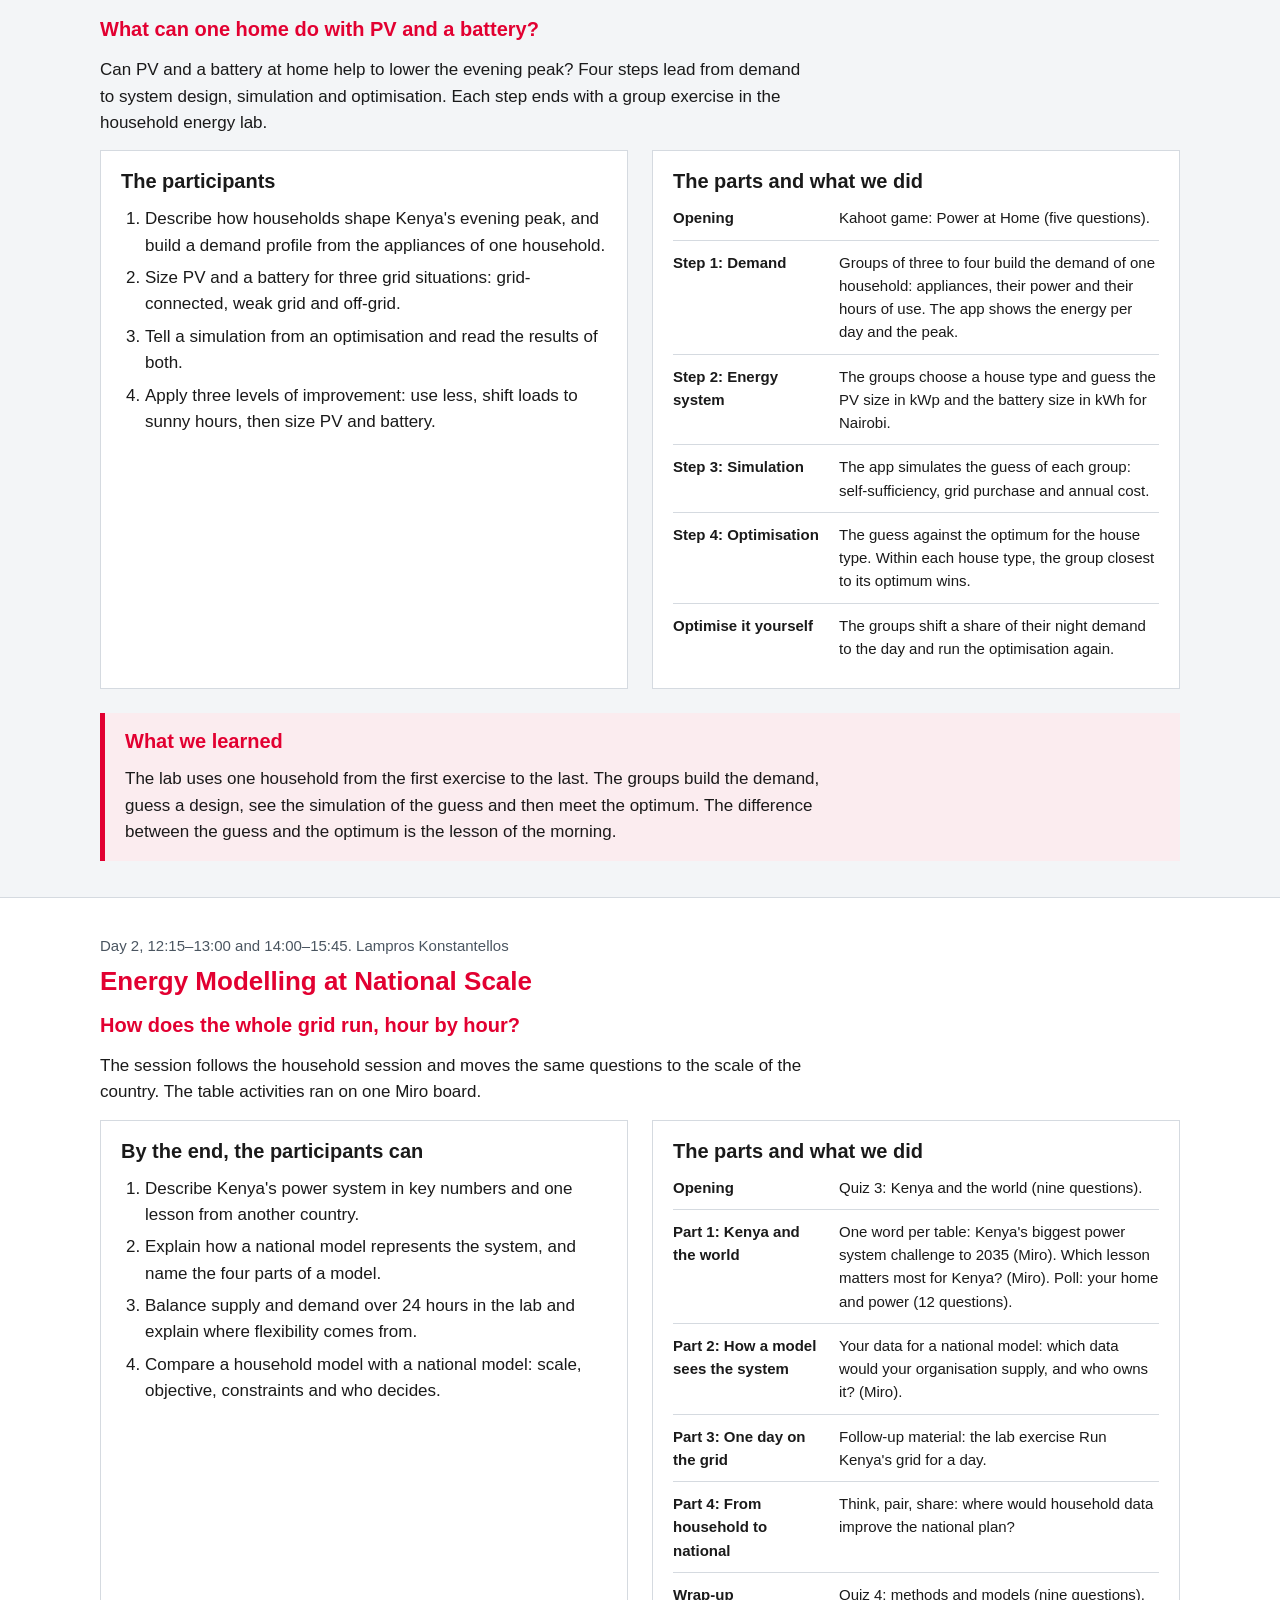
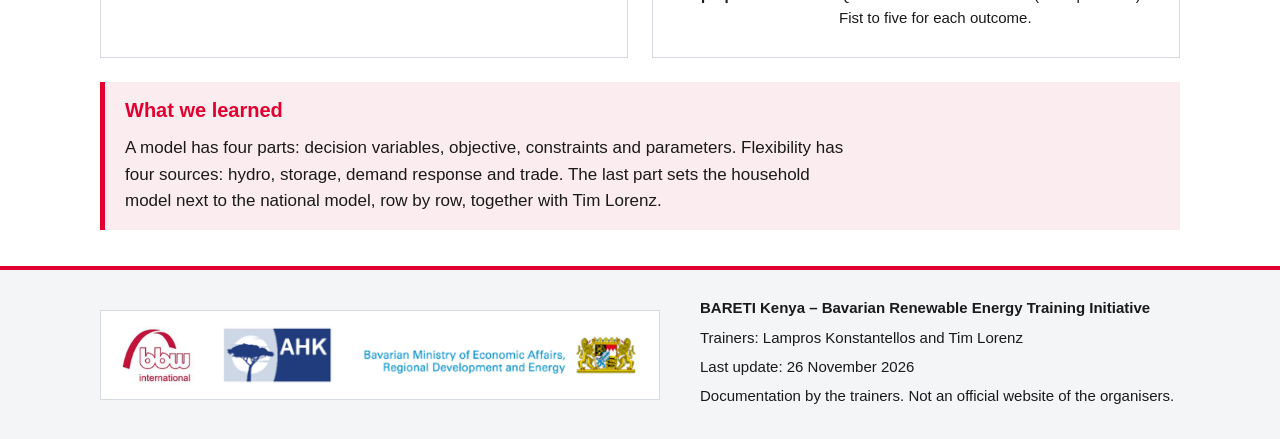
<file: sessions.html>
<!DOCTYPE html>
<html lang="en">
<head>
<meta charset="utf-8">
<meta name="viewport" content="width=device-width, initial-scale=1">
<title>Sessions: BARETI Module 1</title>
<meta name="description" content="Four sessions in two days. For each one: the question, what we did and what we learned.">
<link rel="icon" type="image/png" href="assets/img/logo-bareti.png">
<link rel="stylesheet" href="assets/css/style.css">
</head>
<body>
<a class="skip" href="#main">Skip to the content</a>
<header class="site-header">
<div class="wrap">
<a class="brand" href="index.html">
<img src="assets/img/logo-bareti.png" width="72" height="72" alt="BARETI Kenya logo">
<span class="brand-text"><span class="brand-name">BARETI Module 1</span><span class="brand-page">Sessions</span></span>
</a>
<nav class="site-nav" aria-label="Main">
<ul><li><a href="index.html">Overview</a></li><li><a href="sessions.html" aria-current="page">Sessions</a></li><li><a href="kahoot.html">Kahoot</a></li><li><a href="miro-and-lab.html">Miro and lab</a></li><li><a href="tools.html">Tools</a></li><li><a href="downloads.html">Downloads</a></li><li><a href="agenda.html">Agenda</a></li><li><a href="team.html">Team</a></li></ul>
</nav>
</div>
</header>
<div class="page-title"><div class="wrap"><h1>Sessions</h1><p>Four sessions in two days. For each one: the question, what we did and what we learned.</p><ul class="toc" aria-label="On this page"><li><a href="#planning">Integrated Energy Planning</a></li><li><a href="#integration">Integration of Renewable Energy</a></li><li><a href="#household">Household Level</a></li><li><a href="#national">National Scale</a></li></ul></div></div>
<main id="main">
<section id="approach"><div class="wrap">
<h2>How we worked</h2>
<p>Short inputs with Kenyan numbers, then an activity. The two trainers held the introductions and both closing discussions together.</p>
<ul class="cards c3">
<li class="card"><h3>Kahoot quizzes</h3><p>Everyone plays on their own phone. After each question comes one sentence on the answer and its source.</p></li>
<li class="card"><h3>A worked example</h3><p>On Day 1 the participants calculate the 2030 peak in pairs, with their own assumptions for growth and losses.</p></li>
<li class="card"><h3>A live lab</h3><p>The Kenya Power Planning Lab is a web page with Kenya's numbers. Day 1 uses it to build a generation mix for 2035.</p></li>
<li class="card"><h3>Group work in a web app</h3><p>An investment game on Day 1 and a household energy lab on Day 2. Each input ends in a decision of the group.</p></li>
<li class="card"><h3>Table activities</h3><p>On Day 2 the tables answer on one shared Miro board, with one laptop per table.</p></li>
<li class="card"><h3>A parking lot</h3><p>Open questions and numbers that participants challenge are noted and taken up again.</p></li>
</ul>
</div></section><section id="planning" class="greyband"><div class="wrap">
<p class="eyebrow">Day 1, 09:45–10:30 and 11:00–12:30. Lampros Konstantellos</p>
<h2>Fundamentals and Methods of Integrated Energy Planning</h2>
<p class="question">What should Kenya build by 2035, and why?</p>
<p>Kenya's own data carry the examples, and every number on a slide has a source and a year. Lessons from Uruguay, Chile, South Africa, Germany and Greece give the comparison.</p>
<div class="two">
<div class="panel"><h3>By the end, the participants can</h3><ol><li>Describe the planning cycle and place Kenya's plans in it.</li><li>Calculate the 2030 peak the way of the Least Cost Power Development Plan (LCPDP) and judge it against the scenarios.</li><li>Calculate a levelised cost of electricity (LCOE) and read a screening curve at two discount rates.</li><li>Formulate an investment model and test a plan for reliability and robustness.</li></ol></div>
<div class="panel"><h3>The parts and what we did</h3><div data-steps="3"></div><p class="note">TMP: Transmission Master Plan.</p></div>
</div>
<div class="learned"><h3>What we learned</h3><ol><li>Planning is a loop, not a document.</li><li>Forecasts miss, so plan with scenarios and know where each number comes from.</li><li>Cheapest depends on hours, timing and the cost of capital.</li><li>Least cost for one future is not robust for many: test it, and count the regret.</li></ol></div>
</div></section><section id="integration"><div class="wrap">
<p class="eyebrow">Day 1, 12:30–13:00 and 14:00–15:50. Tim Lorenz</p>
<h2>Integration of Renewable Energy</h2>
<p class="question">How do wind and solar fit into the grid?</p>
<p>Once wind and solar plants are built, how does the system take their power? One web game, the Investment Simulation, runs through the session in three phases.</p>
<div class="two">
<div class="panel"><h3>The participants</h3><ol><li>Name the six properties that make wind and photovoltaics (PV) different from conventional power plants.</li><li>Explain where and when supply and demand fall apart in Kenya, and which four levers close the gap: plant, grid, storage and demand.</li><li>Explain why frequency stability has to be engineered once inverters replace spinning machines.</li><li>Compare ways to pay for flexibility: the merit order, capacity payments, tariffs and contracts.</li></ol></div>
<div class="panel"><h3>The parts and what we did</h3><div data-steps="4"></div></div>
</div>
<div class="learned"><h3>What we learned</h3><p>Phase 1 of the game rewards the best site. Phase 2 shows that many plants of the same kind in the same region lower their own price. Phase 3 lets the groups add flexibility. Siting and technology are decisions about the system, not only about one project.</p></div>
</div></section><section id="household" class="greyband"><div class="wrap">
<p class="eyebrow">Day 2, 09:00–10:30 and 11:00–12:15. Tim Lorenz</p>
<h2>Energy Modelling at Household Level</h2>
<p class="question">What can one home do with PV and a battery?</p>
<p>Can PV and a battery at home help to lower the evening peak? Four steps lead from demand to system design, simulation and optimisation. Each step ends with a group exercise in the household energy lab.</p>
<div class="two">
<div class="panel"><h3>The participants</h3><ol><li>Describe how households shape Kenya's evening peak, and build a demand profile from the appliances of one household.</li><li>Size PV and a battery for three grid situations: grid-connected, weak grid and off-grid.</li><li>Tell a simulation from an optimisation and read the results of both.</li><li>Apply three levels of improvement: use less, shift loads to sunny hours, then size PV and battery.</li></ol></div>
<div class="panel"><h3>The parts and what we did</h3><div data-steps="5"></div></div>
</div>
<div class="learned"><h3>What we learned</h3><p>The lab uses one household from the first exercise to the last. The groups build the demand, guess a design, see the simulation of the guess and then meet the optimum. The difference between the guess and the optimum is the lesson of the morning.</p></div>
</div></section><section id="national"><div class="wrap">
<p class="eyebrow">Day 2, 12:15–13:00 and 14:00–15:45. Lampros Konstantellos</p>
<h2>Energy Modelling at National Scale</h2>
<p class="question">How does the whole grid run, hour by hour?</p>
<p>The session follows the household session and moves the same questions to the scale of the country. The table activities ran on one Miro board.</p>
<div class="two">
<div class="panel"><h3>By the end, the participants can</h3><ol><li>Describe Kenya's power system in key numbers and one lesson from another country.</li><li>Explain how a national model represents the system, and name the four parts of a model.</li><li>Balance supply and demand over 24 hours in the lab and explain where flexibility comes from.</li><li>Compare a household model with a national model: scale, objective, constraints and who decides.</li></ol></div>
<div class="panel"><h3>The parts and what we did</h3><div data-steps="6"></div></div>
</div>
<div class="learned"><h3>What we learned</h3><p>A model has four parts: decision variables, objective, constraints and parameters. Flexibility has four sources: hydro, storage, demand response and trade. The last part sets the household model next to the national model, row by row, together with Tim Lorenz.</p></div>
</div></section>
</main>
<footer class="site-footer">
<div class="wrap">
<div class="logos">
<img src="assets/img/logo-bbw-international.png" width="142" height="112" alt="Logo of bbw international">
<img src="assets/img/logo-ahk.png" width="236" height="125" alt="Logo of AHK, the Delegation of German Industry and Commerce">
<img class="wide" src="assets/img/logo-bavarian-ministry.png" width="400" height="65" alt="Logo of the Bavarian Ministry of Economic Affairs, Regional Development and Energy">
</div>
<div>
<p class="prog" data-text="site.programme">BARETI Kenya – Bavarian Renewable Energy Training Initiative</p>
<p>Trainers: <span data-trainer-names>Lampros Konstantellos and Tim Lorenz</span></p>
<p>Last update: <span data-text="site.last_update" data-date>26 November 2026</span></p>
<p data-text="site.footer_note">Documentation by the trainers. Not an official website of the organisers.</p>
</div>
</div>
</footer>
<noscript><p class="wrap">The tables and charts of this site are built with JavaScript from the files in the folder data. Please switch JavaScript on to see them.</p></noscript>
<script src="data/data.js"></script>
<script src="assets/js/site.js"></script>
</body>
</html>
</file>
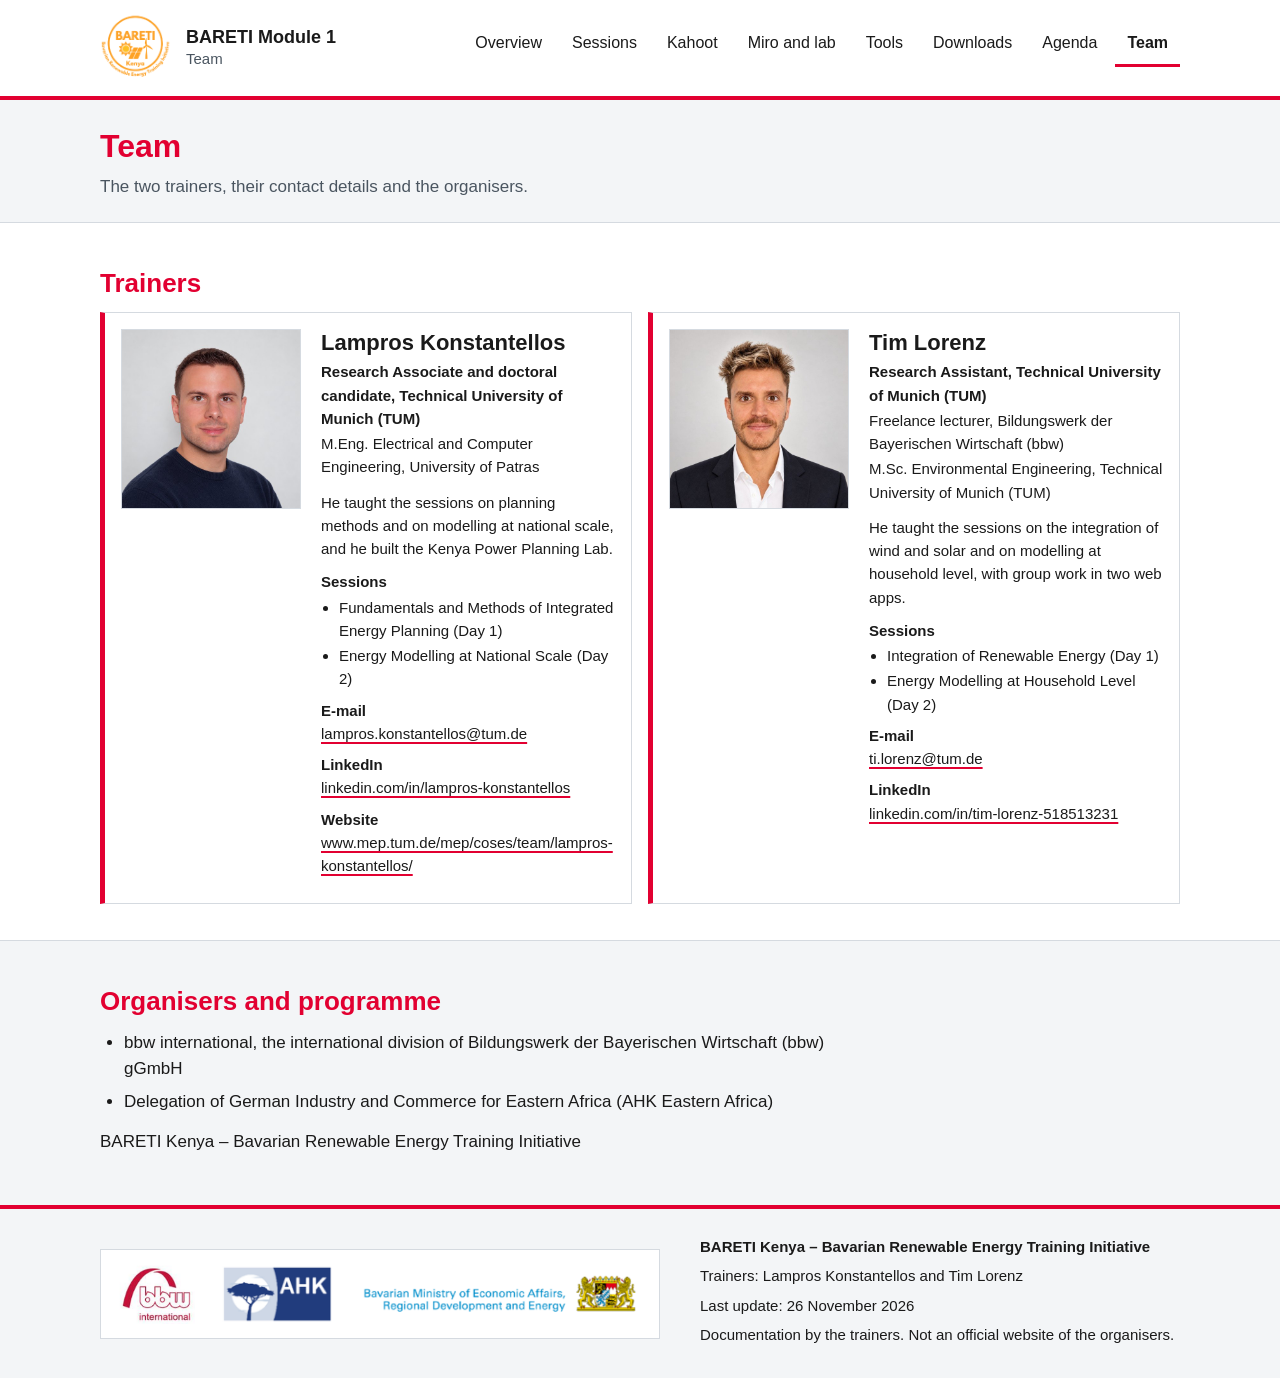
<file: team.html>
<!DOCTYPE html>
<html lang="en">
<head>
<meta charset="utf-8">
<meta name="viewport" content="width=device-width, initial-scale=1">
<title>Team: BARETI Module 1</title>
<meta name="description" content="The two trainers, their contact details and the organisers.">
<link rel="icon" type="image/png" href="assets/img/logo-bareti.png">
<link rel="stylesheet" href="assets/css/style.css">
</head>
<body>
<a class="skip" href="#main">Skip to the content</a>
<header class="site-header">
<div class="wrap">
<a class="brand" href="index.html">
<img src="assets/img/logo-bareti.png" width="72" height="72" alt="BARETI Kenya logo">
<span class="brand-text"><span class="brand-name">BARETI Module 1</span><span class="brand-page">Team</span></span>
</a>
<nav class="site-nav" aria-label="Main">
<ul><li><a href="index.html">Overview</a></li><li><a href="sessions.html">Sessions</a></li><li><a href="kahoot.html">Kahoot</a></li><li><a href="miro-and-lab.html">Miro and lab</a></li><li><a href="tools.html">Tools</a></li><li><a href="downloads.html">Downloads</a></li><li><a href="agenda.html">Agenda</a></li><li><a href="team.html" aria-current="page">Team</a></li></ul>
</nav>
</div>
</header>
<div class="page-title"><div class="wrap"><h1>Team</h1><p>The two trainers, their contact details and the organisers.</p></div></div>
<main id="main">
<section id="trainers"><div class="wrap">
<h2>Trainers</h2>
<ul class="cards c2">
<li class="card" data-trainer="0"><p data-profile>He taught the sessions on planning methods and on modelling at national scale, and he built the Kenya Power Planning Lab.</p></li>
<li class="card" data-trainer="1"><p data-profile>He taught the sessions on the integration of wind and solar and on modelling at household level, with group work in two web apps.</p></li>
</ul>
</div></section><section id="organisers" class="greyband"><div class="wrap">
<h2>Organisers and programme</h2>
<ul data-organisers>
<li>bbw international, the international division of Bildungswerk der Bayerischen Wirtschaft (bbw) gGmbH</li>
<li>Delegation of German Industry and Commerce for Eastern Africa (AHK Eastern Africa)</li>
</ul>
<p data-text="site.programme">BARETI Kenya – Bavarian Renewable Energy Training Initiative</p>
</div></section>
</main>
<footer class="site-footer">
<div class="wrap">
<div class="logos">
<img src="assets/img/logo-bbw-international.png" width="142" height="112" alt="Logo of bbw international">
<img src="assets/img/logo-ahk.png" width="236" height="125" alt="Logo of AHK, the Delegation of German Industry and Commerce">
<img class="wide" src="assets/img/logo-bavarian-ministry.png" width="400" height="65" alt="Logo of the Bavarian Ministry of Economic Affairs, Regional Development and Energy">
</div>
<div>
<p class="prog" data-text="site.programme">BARETI Kenya – Bavarian Renewable Energy Training Initiative</p>
<p>Trainers: <span data-trainer-names>Lampros Konstantellos and Tim Lorenz</span></p>
<p>Last update: <span data-text="site.last_update" data-date>26 November 2026</span></p>
<p data-text="site.footer_note">Documentation by the trainers. Not an official website of the organisers.</p>
</div>
</div>
</footer>
<noscript><p class="wrap">The tables and charts of this site are built with JavaScript from the files in the folder data. Please switch JavaScript on to see them.</p></noscript>
<script src="data/data.js"></script>
<script src="assets/js/site.js"></script>
</body>
</html>
</file>
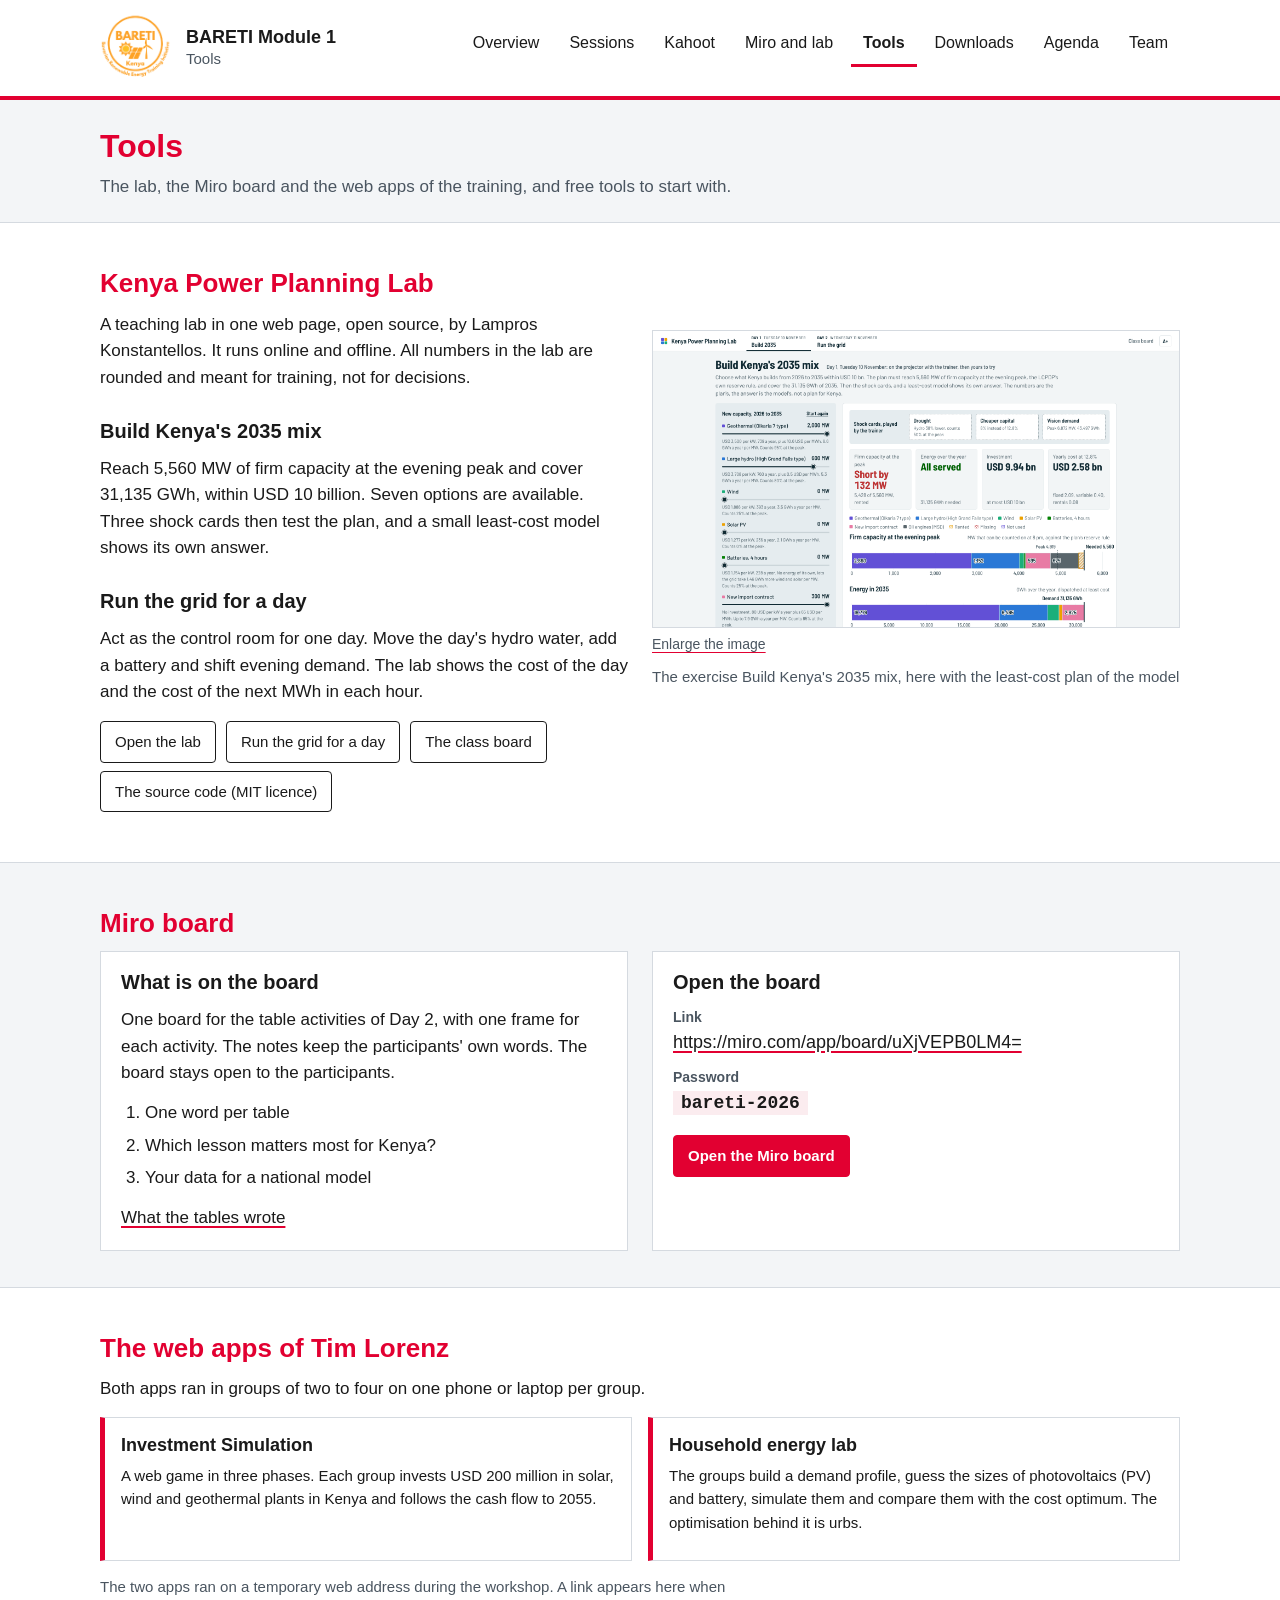
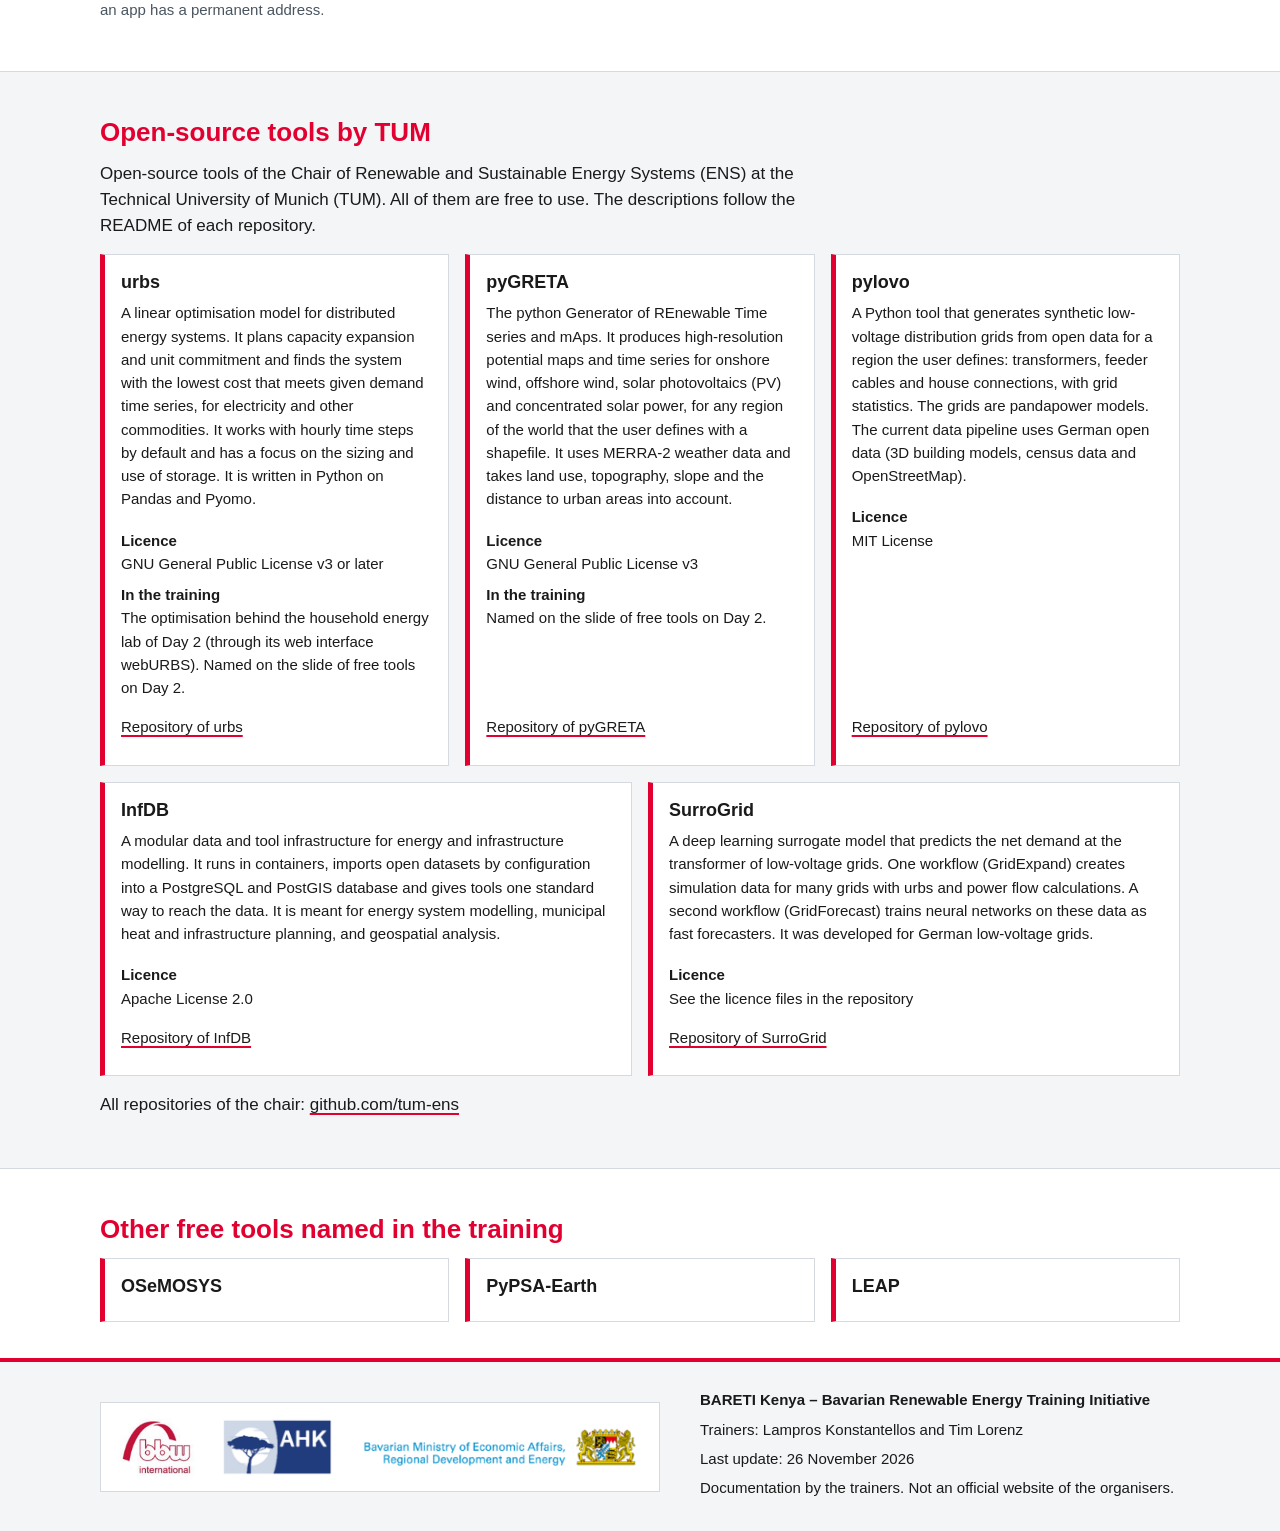
<file: tools.html>
<!DOCTYPE html>
<html lang="en">
<head>
<meta charset="utf-8">
<meta name="viewport" content="width=device-width, initial-scale=1">
<title>Tools: BARETI Module 1</title>
<meta name="description" content="The lab, the Miro board and the web apps of the training, and free tools to start with.">
<link rel="icon" type="image/png" href="assets/img/logo-bareti.png">
<link rel="stylesheet" href="assets/css/style.css">
</head>
<body>
<a class="skip" href="#main">Skip to the content</a>
<header class="site-header">
<div class="wrap">
<a class="brand" href="index.html">
<img src="assets/img/logo-bareti.png" width="72" height="72" alt="BARETI Kenya logo">
<span class="brand-text"><span class="brand-name">BARETI Module 1</span><span class="brand-page">Tools</span></span>
</a>
<nav class="site-nav" aria-label="Main">
<ul><li><a href="index.html">Overview</a></li><li><a href="sessions.html">Sessions</a></li><li><a href="kahoot.html">Kahoot</a></li><li><a href="miro-and-lab.html">Miro and lab</a></li><li><a href="tools.html" aria-current="page">Tools</a></li><li><a href="downloads.html">Downloads</a></li><li><a href="agenda.html">Agenda</a></li><li><a href="team.html">Team</a></li></ul>
</nav>
</div>
</header>
<div class="page-title"><div class="wrap"><h1>Tools</h1><p>The lab, the Miro board and the web apps of the training, and free tools to start with.</p></div></div>
<main id="main">
<section id="lab"><div class="wrap">
<h2>Kenya Power Planning Lab</h2>
<div class="two">
<div>
<p>A teaching lab in one web page, open source, by Lampros Konstantellos. It runs online and offline. All numbers in the lab are rounded and meant for training, not for decisions.</p>
<h3>Build Kenya's 2035 mix</h3>
<p>Reach 5,560 MW of firm capacity at the evening peak and cover 31,135 GWh, within USD 10 billion. Seven options are available. Three shock cards then test the plan, and a small least-cost model shows its own answer.</p>
<h3>Run the grid for a day</h3>
<p>Act as the control room for one day. Move the day's hydro water, add a battery and shift evening demand. The lab shows the cost of the day and the cost of the next MWh in each hour.</p>
<ul class="linklist">
<li data-if-filled="links.kenya_power_planning_lab"><a data-href="links.kenya_power_planning_lab" rel="noopener">Open the lab</a></li>
<li data-if-filled="links.kenya_power_planning_lab_run_the_grid"><a data-href="links.kenya_power_planning_lab_run_the_grid" rel="noopener">Run the grid for a day</a></li>
<li data-if-filled="links.kenya_power_planning_lab_class_board"><a data-href="links.kenya_power_planning_lab_class_board" rel="noopener">The class board</a></li>
<li data-if-filled="links.kenya_power_planning_lab_source"><a data-href="links.kenya_power_planning_lab_source" rel="noopener">The source code (MIT licence)</a></li>
</ul>
</div>
<figure class=""><a class="zoom" href="assets/img/lab-build-2035-mix.png" data-title="The exercise Build Kenya's 2035 mix, here with the least-cost plan of the model"><img src="assets/img/lab-build-2035-mix.png" width="1920" height="1080" loading="lazy" alt="Screenshot of the Kenya Power Planning Lab. Sliders for seven options on the left, and on the right the firm capacity, the energy, the investment and the yearly cost of the plan"><span>Enlarge the image</span></a><figcaption>The exercise Build Kenya's 2035 mix, here with the least-cost plan of the model</figcaption></figure>
</div>
</div></section><section id="miro" class="greyband"><div class="wrap">
<h2>Miro board</h2>
<div class="two">
<div class="panel">
<h3>What is on the board</h3>
<p>One board for the table activities of Day 2, with one frame for each activity. The notes keep the participants' own words. The board stays open to the participants.</p>
<ol>
<li>One word per table</li>
<li>Which lesson matters most for Kenya?</li>
<li>Your data for a national model</li>
</ol>
<p style="margin:14px 0 0"><a href="miro-and-lab.html#miro">What the tables wrote</a></p>
</div>
<div class="panel access">
<h3>Open the board</h3>
<dl>
<dt>Link</dt>
<dd><a data-href="links.miro_board" data-show-url rel="noopener">Miro board</a></dd>
<dt data-if-true="links.show_miro_password">Password</dt>
<dd data-if-true="links.show_miro_password"><strong class="pw" data-text="links.miro_password"></strong></dd>
</dl>
<ul class="linklist"><li><a data-href="links.miro_board" rel="noopener">Open the Miro board</a></li></ul>
</div>
</div>
</div></section><section id="apps"><div class="wrap">
<h2>The web apps of Tim Lorenz</h2>
<p>Both apps ran in groups of two to four on one phone or laptop per group.</p>
<ul class="cards c2">
<li class="card"><h3>Investment Simulation</h3><p>A web game in three phases. Each group invests USD 200 million in solar, wind and geothermal plants in Kenya and follows the cash flow to 2055.</p><p class="more" data-if-filled="links.investment_simulation" hidden><a data-href="links.investment_simulation" rel="noopener">Open the Investment Simulation</a></p></li>
<li class="card"><h3>Household energy lab</h3><p>The groups build a demand profile, guess the sizes of photovoltaics (PV) and battery, simulate them and compare them with the cost optimum. The optimisation behind it is urbs.</p><p class="more" data-if-filled="links.household_energy_lab" hidden><a data-href="links.household_energy_lab" rel="noopener">Open the household energy lab</a></p></li>
</ul>
<p class="note" style="margin-top:14px">The two apps ran on a temporary web address during the workshop. A link appears here when an app has a permanent address.</p>
</div></section><section id="tum" class="greyband"><div class="wrap">
<h2>Open-source tools by TUM</h2>
<div data-tum-tools></div>
</div></section><section id="other"><div class="wrap">
<h2>Other free tools named in the training</h2>
<ul class="cards c3">
<li class="card"><h3>OSeMOSYS</h3></li>
<li class="card"><h3>PyPSA-Earth</h3></li>
<li class="card"><h3>LEAP</h3></li>
</ul>
</div></section>
</main>
<footer class="site-footer">
<div class="wrap">
<div class="logos">
<img src="assets/img/logo-bbw-international.png" width="142" height="112" alt="Logo of bbw international">
<img src="assets/img/logo-ahk.png" width="236" height="125" alt="Logo of AHK, the Delegation of German Industry and Commerce">
<img class="wide" src="assets/img/logo-bavarian-ministry.png" width="400" height="65" alt="Logo of the Bavarian Ministry of Economic Affairs, Regional Development and Energy">
</div>
<div>
<p class="prog" data-text="site.programme">BARETI Kenya – Bavarian Renewable Energy Training Initiative</p>
<p>Trainers: <span data-trainer-names>Lampros Konstantellos and Tim Lorenz</span></p>
<p>Last update: <span data-text="site.last_update" data-date>26 November 2026</span></p>
<p data-text="site.footer_note">Documentation by the trainers. Not an official website of the organisers.</p>
</div>
</div>
</footer>
<noscript><p class="wrap">The tables and charts of this site are built with JavaScript from the files in the folder data. Please switch JavaScript on to see them.</p></noscript>
<script src="data/data.js"></script>
<script src="assets/js/site.js"></script>
</body>
</html>
</file>
<file: assets/css/style.css>
/* BARETI Module 1, documentation site. Plain CSS, no build step. */

:root {
  --red: #E20031;
  --ink: #1A1A1A;
  --muted: #4A5560;
  --band: #FBECEF;
  --grey: #F3F5F7;
  --line: #D5DAE0;
  --bar: #68737E;
  --white: #FFFFFF;
  --wrap: 1120px;
}

* { box-sizing: border-box; }

html { -webkit-text-size-adjust: 100%; scroll-behavior: smooth; }

@media (prefers-reduced-motion: reduce) {
  html { scroll-behavior: auto; }
}

body {
  margin: 0;
  font-family: Arial, Helvetica, "Helvetica Neue", "Segoe UI", system-ui, sans-serif;
  font-size: 17px;
  line-height: 1.55;
  color: var(--ink);
  background: var(--white);
}

img { max-width: 100%; height: auto; display: block; }

a { color: var(--ink); text-decoration: underline; text-decoration-color: var(--red); text-decoration-thickness: 2px; text-underline-offset: 3px; }
a:hover { color: var(--red); }
main a, .site-footer a { overflow-wrap: anywhere; }
.two > *, .cards > *, .person > * { min-width: 0; }

:focus-visible { outline: 3px solid var(--ink); outline-offset: 2px; }

.wrap { max-width: var(--wrap); margin: 0 auto; padding: 0 20px; }

.skip { position: absolute; left: -9999px; top: 0; background: var(--ink); color: var(--white); padding: 10px 16px; z-index: 10; }
.skip:focus { left: 8px; top: 8px; color: var(--white); }

/* Header */

.site-header { border-bottom: 4px solid var(--red); background: var(--white); }
.site-header .wrap { display: flex; align-items: center; gap: 14px 22px; flex-wrap: wrap; padding-top: 12px; padding-bottom: 12px; }
.brand { display: flex; align-items: center; gap: 14px; text-decoration: none; min-width: 0; }
.brand img { width: 72px; height: 72px; flex: none; }
.brand-text { display: block; }
.brand-name { display: block; font-weight: 700; font-size: 18px; line-height: 1.2; }
.brand-page { display: block; font-size: 15px; color: var(--muted); line-height: 1.3; }
.site-nav { margin-left: auto; }
.site-nav ul { list-style: none; margin: 0; padding: 0; display: flex; flex-wrap: wrap; gap: 4px 6px; }
.site-nav a { display: block; padding: 8px 12px; text-decoration: none; font-size: 16px; border-radius: 4px; border-bottom: 3px solid transparent; }
.site-nav a:hover { background: var(--band); color: var(--ink); }
.site-nav a[aria-current="page"] { font-weight: 700; border-bottom-color: var(--red); border-radius: 4px 4px 0 0; }

/* Page title band */

.page-title { background: var(--grey); border-bottom: 1px solid var(--line); }
.page-title .wrap { padding-top: 26px; padding-bottom: 22px; }
.page-title h1 { margin: 0; }
.page-title p { margin: 8px 0 0; color: var(--muted); max-width: 70ch; }

/* Type */

h1, h2, h3, h4 { line-height: 1.25; margin: 0 0 12px; }
h1 { font-size: 32px; color: var(--red); }
h2 { font-size: 26px; color: var(--red); margin-top: 8px; }
h3 { font-size: 20px; color: var(--ink); margin-top: 28px; }
h4 { font-size: 17px; color: var(--ink); margin-top: 20px; }
p, ul, ol { margin: 0 0 14px; }
p, li { max-width: 76ch; }
ul, ol { padding-left: 24px; }
li { margin-bottom: 6px; }
.note { color: var(--muted); font-size: 15px; }
.lead { font-size: 19px; }

main section { padding: 36px 0; border-bottom: 1px solid var(--line); }
main section:last-child { border-bottom: 0; }
main section.band { background: var(--band); }
main section.greyband { background: var(--grey); }

/* Page-internal navigation */

.toc { display: flex; flex-wrap: wrap; gap: 8px; list-style: none; padding: 0; margin: 14px 0 0; }
.toc li { margin: 0; }
.toc a { display: block; padding: 6px 12px; background: var(--white); border: 1px solid var(--line); border-radius: 4px; text-decoration: none; font-size: 15px; }
.toc a:hover { border-color: var(--red); }

/* Hero */

.hero { position: relative; background: var(--ink); }
.hero img { width: 100%; height: 420px; object-fit: cover; }
.hero-box { position: absolute; left: 0; right: 0; bottom: 0; }
.hero-box .inner { background: var(--white); border-top: 6px solid var(--red); padding: 22px 26px 18px; max-width: 760px; }
.hero-box h1 { font-size: 34px; margin-bottom: 8px; }
.hero-box p { margin: 0; font-size: 18px; }

.intro { display: grid; grid-template-columns: 1.3fr 1fr; gap: 40px; align-items: center; padding-top: 36px; padding-bottom: 36px; }
.intro img { width: 100%; height: auto; border: 1px solid var(--line); }
.intro h1 { font-size: 30px; }
.intro > div > p:last-child { margin-bottom: 0; }

/* Key numbers */

.keys { display: grid; grid-template-columns: repeat(4, 1fr); gap: 16px; list-style: none; padding: 0; margin: 0; }
.keys li { background: var(--white); border: 1px solid var(--line); border-top: 5px solid var(--red); padding: 16px 16px 14px; margin: 0; max-width: none; }
.keys .num { display: block; font-size: 40px; font-weight: 700; line-height: 1.1; color: var(--red); }
.keys .lab { display: block; font-size: 15px; margin-top: 6px; }

/* Cards */

.cards { display: grid; gap: 16px; list-style: none; padding: 0; margin: 0; }
.cards.c5 { grid-template-columns: repeat(5, 1fr); }
.cards.c4 { grid-template-columns: repeat(4, 1fr); }
.cards.c3 { grid-template-columns: repeat(3, 1fr); }
/* five cards in two rows without a gap: three in the first row, two in the second */
.cards.c6 { grid-template-columns: repeat(6, 1fr); }
.cards.c6 > li { grid-column: span 2; }
.cards.c6 > li:nth-child(4):nth-last-child(2), .cards.c6 > li:nth-child(5):last-child { grid-column: span 3; }
.cards.c2 { grid-template-columns: repeat(2, 1fr); }
.card { background: var(--white); border: 1px solid var(--line); border-left: 5px solid var(--red); padding: 16px; margin: 0; max-width: none; display: flex; flex-direction: column; }
.card .when { font-size: 14px; color: var(--muted); margin: 0 0 6px; }
.card h3 { margin: 0 0 8px; font-size: 18px; }
.card p { font-size: 15px; margin: 0 0 10px; }
.card .who { font-weight: 700; }
.card .more { margin-top: auto; padding-top: 6px; font-size: 15px; }
.card dl { margin: 0 0 10px; font-size: 15px; }
.card dt { font-weight: 700; margin-top: 8px; }
.card dd { margin: 0; }

.card .question { font-size: 17px; font-weight: 700; color: var(--red); }
.card .more a + a { margin-left: 16px; }
.chart.quiz .big { font-size: 40px; font-weight: 700; line-height: 1.1; color: var(--red); margin: 6px 0 12px; }
.chart.quiz .big span { font-size: 15px; font-weight: 400; color: var(--ink); margin-left: 8px; }
.chart.quiz .more, .chart .more { font-size: 15px; margin: 8px 0 0; }
.chart.quiz { display: flex; flex-direction: column; }
.chart.quiz .more { margin-top: auto; padding-top: 8px; }
.pair { min-width: 0; display: flex; flex-direction: column; }
.pair > div { flex: 1; }
.pair p { margin: 12px 0 0; font-size: 16px; }
.quote { margin: 0; padding: 18px 20px; background: var(--white); border: 1px solid var(--line); border-left: 5px solid var(--red); }
.quote p { font-size: 20px; margin: 0 0 10px; }
.quote footer { font-size: 15px; color: var(--muted); }

.eyebrow { font-size: 15px; color: var(--muted); margin: 0 0 6px; }
p.question { font-size: 20px; font-weight: 700; color: var(--red); margin: 0 0 12px; }
.card p.question { font-size: 17px; }
.finding { border-left: 5px solid var(--red); padding: 4px 0 4px 16px; margin: 16px 0 18px; max-width: 76ch; }
.panel { background: var(--white); border: 1px solid var(--line); padding: 18px 20px; }
.panel h3 { margin-top: 0; }
.two > .panel { align-self: stretch; }
.cards.pairs .card:last-child:nth-child(3n+1) { grid-column: 1 / -1; }
.panel ol { margin-bottom: 0; }
.access dl { margin: 0; }
.access dt { font-size: 14px; font-weight: 700; color: var(--muted); margin-top: 10px; }
.access dd { margin: 0; font-size: 18px; overflow-wrap: anywhere; }
.access .pw { font-family: Consolas, Menlo, monospace; background: var(--band); padding: 2px 8px; }
.access .linklist { margin: 18px 0 0; }
.access .linklist a { background: var(--red); border-color: var(--red); color: var(--white); font-weight: 700; }
.learned { margin-top: 24px; background: var(--band); border-left: 5px solid var(--red); padding: 16px 20px; }
.learned h3 { margin-top: 0; color: var(--red); }
.learned p, .learned ol { margin-bottom: 0; }
.steps { list-style: none; padding: 0; margin: 0; }
.steps li { display: grid; grid-template-columns: 150px 1fr; gap: 4px 16px; padding: 10px 0; border-top: 1px solid var(--line); margin: 0; font-size: 15px; max-width: none; }
.steps li:first-child { border-top: 0; padding-top: 0; }

.tabs { margin: 18px 0 22px; }
.tabrow { display: flex; flex-wrap: wrap; align-items: center; gap: 8px; margin: 0 0 10px; }
.tabday { font-weight: 700; min-width: 56px; }
.tab { font: inherit; font-size: 16px; padding: 9px 16px; border: 1px solid var(--line); background: var(--white); color: var(--ink); border-radius: 4px; cursor: pointer; }
.tab:hover { border-color: var(--red); }
.tab[aria-selected="true"] { background: var(--red); border-color: var(--red); color: var(--white); font-weight: 700; }
.gametitle { margin-top: 0; font-size: 22px; }
.gametitle .sub { display: block; font-size: 15px; font-weight: 400; color: var(--muted); margin-top: 4px; }

.card h4 { margin: 0 0 8px; font-size: 16px; }
.count { display: inline-block; min-width: 26px; text-align: center; background: var(--red); color: var(--white); border-radius: 12px; padding: 0 8px; font-size: 14px; margin-left: 6px; }
.chips { display: flex; flex-wrap: wrap; gap: 6px; margin: 0; }
.chips span { background: #FFF3A6; padding: 3px 8px; font-size: 14px; }
.sticky { padding: 10px 12px; margin: 0 0 8px; font-size: 15px; flex: 1; }
.sticky span { display: block; font-size: 12px; font-weight: 700; color: var(--muted); margin-bottom: 2px; }
.sticky.green { background: #D9F0C4; }
.sticky.pink { background: #FBD3E3; }
.cards.owners .card, .cards.themes .card, .cards.pairs .card { border-left-width: 1px; border-top: 4px solid var(--red); }
.cards.pairs .card p:last-child { margin-bottom: 0; }

.files { list-style: none; padding: 0; margin: 0; border: 1px solid var(--line); background: var(--white); }
.files li { display: grid; grid-template-columns: 64px 1fr; gap: 16px; align-items: center; padding: 16px 18px; border-bottom: 1px solid var(--line); margin: 0; max-width: none; }
.files li:last-child { border-bottom: 0; }
.files li:nth-child(even) { background: var(--grey); }
.files .fmt { background: var(--red); color: var(--white); font-weight: 700; font-size: 14px; text-align: center; padding: 6px 0; border-radius: 4px; }
.files .what a, .files .what strong { display: block; font-weight: 700; font-size: 18px; }
.files .what span { color: var(--muted); font-size: 15px; }
.linklist { list-style: none; padding: 0; display: flex; flex-wrap: wrap; gap: 8px 10px; margin: 16px 0 14px; }
.linklist li { margin: 0; }
.linklist a { display: block; padding: 8px 14px; border: 1px solid var(--ink); border-radius: 4px; text-decoration: none; font-size: 15px; background: var(--white); }
.linklist a:hover { border-color: var(--red); }

.days { gap: 32px; }
.day h2 { font-size: 22px; }
.timeline { list-style: none; padding: 0; margin: 0; border: 1px solid var(--line); background: var(--white); }
.timeline li { display: grid; grid-template-columns: 108px 1fr; gap: 14px; padding: 12px 16px; border-bottom: 1px solid var(--line); margin: 0; max-width: none; }
.timeline li:last-child { border-bottom: 0; }
.timeline .time { font-weight: 700; font-variant-numeric: tabular-nums; white-space: nowrap; }
.timeline .what strong, .timeline .who, .timeline .about { display: block; }
.timeline .who { font-size: 15px; }
.timeline .about { font-size: 15px; color: var(--muted); }
.timeline li.break { background: var(--grey); }
.timeline li.break strong { font-weight: 400; color: var(--muted); }

/* Tables */

.table-wrap { overflow-x: auto; margin: 14px 0 18px; border: 1px solid var(--line); background: var(--white); }
table { border-collapse: collapse; width: 100%; font-size: 15px; line-height: 1.45; }
caption { caption-side: top; text-align: left; font-weight: 700; padding: 10px 12px; background: var(--white); border-bottom: 1px solid var(--line); }
th, td { text-align: left; vertical-align: top; padding: 9px 12px; border-bottom: 1px solid var(--line); }
thead th { background: var(--red); color: var(--white); border-bottom: 0; vertical-align: bottom; }
tbody tr:nth-child(even) { background: var(--grey); }
tbody tr:nth-child(odd) { background: var(--white); }
tbody tr:last-child td, tbody tr:last-child th { border-bottom: 0; }
tbody th { font-weight: 700; }
td.num, th.num { text-align: right; white-space: nowrap; font-variant-numeric: tabular-nums; }
table.wide { min-width: 720px; }
table.xwide { min-width: 940px; }
tr.model td, tr.model th { background: var(--band); font-weight: 700; }
thead th button { font: inherit; color: inherit; background: none; border: 0; padding: 0; cursor: pointer; text-align: inherit; text-decoration: underline; text-underline-offset: 3px; }
thead th[aria-sort="ascending"] button::after { content: " (up)"; font-weight: 400; }
thead th[aria-sort="descending"] button::after { content: " (down)"; font-weight: 400; }

/* Figures */

figure { margin: 18px 0; }
figure img { border: 1px solid var(--line); background: var(--white); }
figcaption { font-size: 15px; color: var(--muted); margin-top: 8px; max-width: 76ch; }
.zoom { display: block; cursor: zoom-in; text-decoration: none; }
.zoom span { display: inline-block; font-size: 14px; color: var(--muted); margin-top: 6px; text-decoration: underline; text-decoration-color: var(--red); text-underline-offset: 3px; }
.fig-narrow { max-width: 520px; }
.fig-mid { max-width: 900px; }
.two { display: grid; grid-template-columns: 1fr 1fr; gap: 24px; align-items: start; }

dialog.lightbox { border: 0; padding: 0; max-width: 96vw; max-height: 96vh; background: var(--white); }
dialog.lightbox::backdrop { background: rgba(26, 26, 26, 0.85); }
dialog.lightbox img { max-width: 96vw; max-height: calc(96vh - 52px); width: auto; height: auto; }
dialog.lightbox .bar { display: flex; justify-content: space-between; align-items: center; gap: 12px; padding: 8px 12px; font-size: 15px; }
.btn { font: inherit; font-size: 15px; padding: 7px 14px; border: 1px solid var(--ink); background: var(--white); color: var(--ink); border-radius: 4px; cursor: pointer; }
.btn:hover { background: var(--band); }

/* Folding blocks and charts */

details.fold { border: 1px solid var(--line); background: var(--white); margin: 0 0 12px; }
details.fold > summary { cursor: pointer; padding: 14px 16px; font-weight: 700; font-size: 18px; list-style-position: inside; }
details.fold > summary .sub { display: block; font-weight: 400; font-size: 15px; color: var(--muted); margin-top: 2px; }
details.fold[open] > summary { border-bottom: 1px solid var(--line); background: var(--grey); }
details.fold > .body { padding: 16px; }
.fold-tools { display: flex; gap: 8px; flex-wrap: wrap; margin: 0 0 14px; }

.charts { display: grid; grid-template-columns: 1fr 1fr; gap: 16px; }
.chart { border: 1px solid var(--line); padding: 14px; background: var(--white); min-width: 0; }
.chart h4 { margin: 0 0 4px; font-size: 16px; }
.chart .meta { font-size: 14px; color: var(--muted); margin: 0 0 6px; }
.chart .result { font-size: 15px; margin: 8px 0 0; font-weight: 700; }
.chart svg { display: block; width: 100%; height: auto; }
.chart svg text { font-family: Arial, Helvetica, sans-serif; fill: #1A1A1A; }
.chart.full { grid-column: 1 / -1; }
.legend { font-size: 14px; color: var(--muted); margin: 6px 0 0; }
.legend .sw { display: inline-block; width: 12px; height: 12px; margin-right: 6px; vertical-align: -1px; }

/* Team */

.person { display: grid; grid-template-columns: 180px 1fr; gap: 20px; align-items: start; }
.person img { width: 180px; height: 180px; object-fit: cover; border: 1px solid var(--line); }
.person h3 { margin-top: 0; font-size: 22px; margin-bottom: 4px; }
.person .sess { margin: 2px 0 0; padding-left: 18px; list-style: disc; }
.person .sess li { margin: 0 0 2px; }
.person .lines { list-style: none; padding: 0; margin: 0 0 12px; }
.person .lines li { margin: 0 0 2px; font-size: 15px; }
.person .lines li:first-child { font-weight: 700; }
.logos { display: flex; flex-wrap: wrap; align-items: center; gap: 14px 26px; background: var(--white); border: 1px solid var(--line); padding: 14px 18px; margin: 0 0 14px; max-width: 640px; }
.logos img { height: 60px; width: auto; flex: none; }
.logos img.wide { height: auto; width: 280px; max-width: 100%; flex: 0 1 auto; }

/* Footer */

.site-footer { background: var(--grey); border-top: 4px solid var(--red); margin-top: 0; font-size: 15px; }
.site-footer .wrap { padding-top: 26px; padding-bottom: 26px; display: grid; grid-template-columns: minmax(0, 560px) 1fr; gap: 20px 40px; align-items: center; }
.site-footer .logos { margin: 0; }
.site-footer p { margin: 0 0 6px; max-width: none; }
.site-footer .prog { font-weight: 700; }

/* Responsive */

@media (max-width: 1000px) {
  .cards.c5 { grid-template-columns: repeat(2, 1fr); }
  .cards.c4 { grid-template-columns: repeat(2, 1fr); }
  .cards.c6 { grid-template-columns: repeat(2, 1fr); }
  .cards.c6 > li, .cards.c6 > li:nth-child(4):nth-last-child(2), .cards.c6 > li:nth-child(5):last-child { grid-column: auto; }
  .cards.c6 > li:last-child:nth-child(odd) { grid-column: 1 / -1; }
  .cards.c3 { grid-template-columns: repeat(2, 1fr); }
  .cards.c2 { grid-template-columns: 1fr; }
  .keys { grid-template-columns: repeat(2, 1fr); }
  .site-nav { margin-left: 0; width: 100%; }
  .intro { grid-template-columns: 1fr; gap: 22px; padding-top: 28px; padding-bottom: 26px; }
  .intro img { max-width: 720px; }
  .site-footer .wrap { grid-template-columns: 1fr; }
}

@media (max-width: 760px) {
  body { font-size: 16px; }
  h1, .hero-box h1 { font-size: 26px; }
  h2 { font-size: 22px; }
  h3 { font-size: 18px; }
  .hero img { height: 220px; }
  .hero-box { position: static; }
  .hero-box .wrap { padding: 0; }
  .hero-box .inner { max-width: none; padding: 18px 20px 14px; }
  .charts, .two, .cards.c2, .cards.c3, .cards.c4, .cards.c5, .cards.c6 { grid-template-columns: 1fr; }
  .cards.c6 > li:last-child:nth-child(odd) { grid-column: auto; }
  .person { grid-template-columns: 1fr; }
  .steps li { grid-template-columns: 1fr; }
  .timeline li { grid-template-columns: 92px 1fr; gap: 10px; padding: 12px; }
  .files li { grid-template-columns: 56px 1fr; gap: 12px; padding: 14px 12px; }
  .cards.map { grid-template-columns: 1fr 1fr; gap: 10px; }
  .cards.map .card { padding: 12px; }
  .site-footer .wrap { grid-template-columns: 1fr; }
  .site-nav a { padding: 7px 9px; font-size: 15px; }
  .brand img { width: 52px; height: 52px; }
  .brand-name { font-size: 16px; }
  main section { padding: 28px 0; }
}

@media (max-width: 760px) {
  /* tables with text become a list of blocks on a phone, one block per row */
  table.stack, table.stack tbody, table.stack tr, table.stack th, table.stack td, table.stack caption { display: block; }
  table.stack thead { position: absolute; width: 1px; height: 1px; overflow: hidden; clip: rect(0 0 0 0); }
  table.stack tr { padding: 10px 12px 12px; border-bottom: 1px solid var(--line); }
  table.stack tbody tr:last-child { border-bottom: 0; }
  table.stack th, table.stack td { padding: 0; border: 0; text-align: left; white-space: normal; }
  table.stack tbody th { font-size: 16px; margin-bottom: 2px; }
  table.stack td[data-label]::before { content: attr(data-label); display: block; font-size: 13px; font-weight: 700; color: var(--muted); margin-top: 8px; }
  table.stack td:empty { display: none; }
}

.scroll-hint { margin: 10px 0 -8px; }

@media print {
  .site-nav, .skip, .fold-tools { display: none; }
  details.fold > .body { display: block; }
}
</file>
